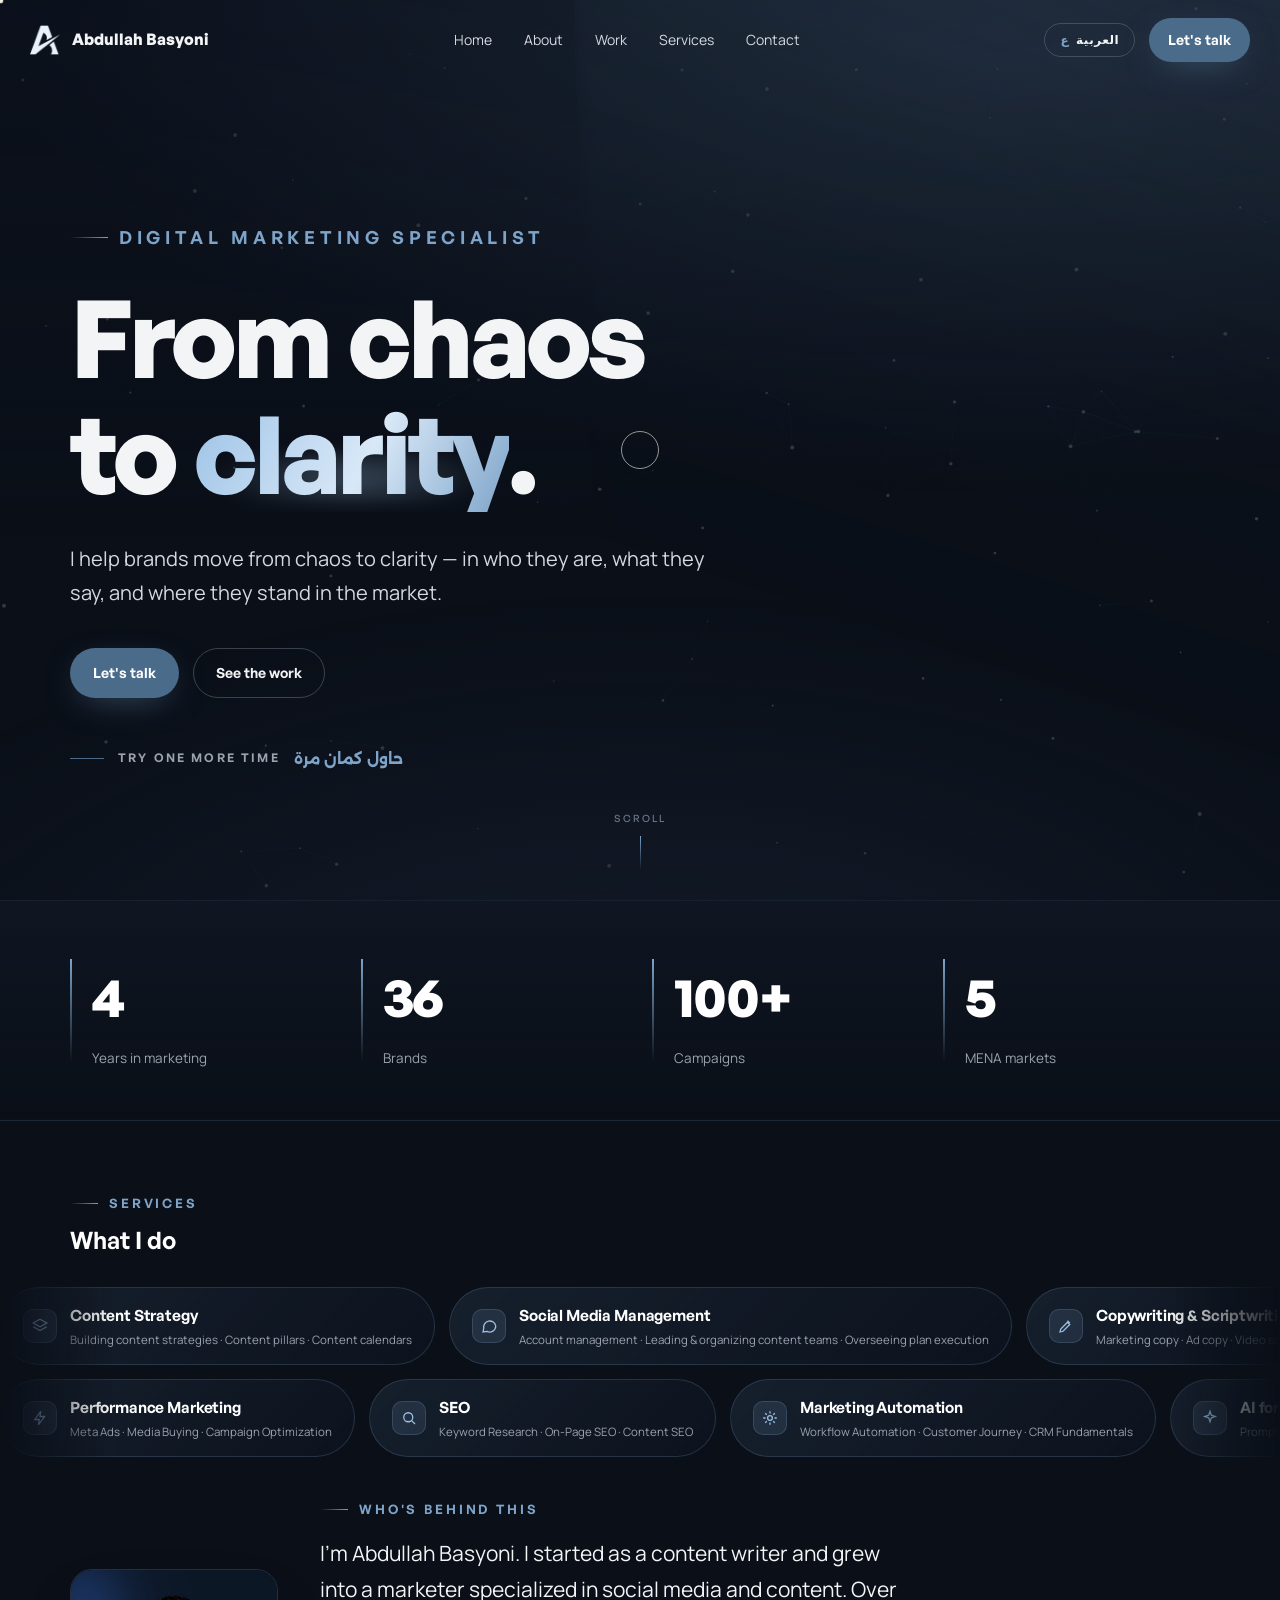
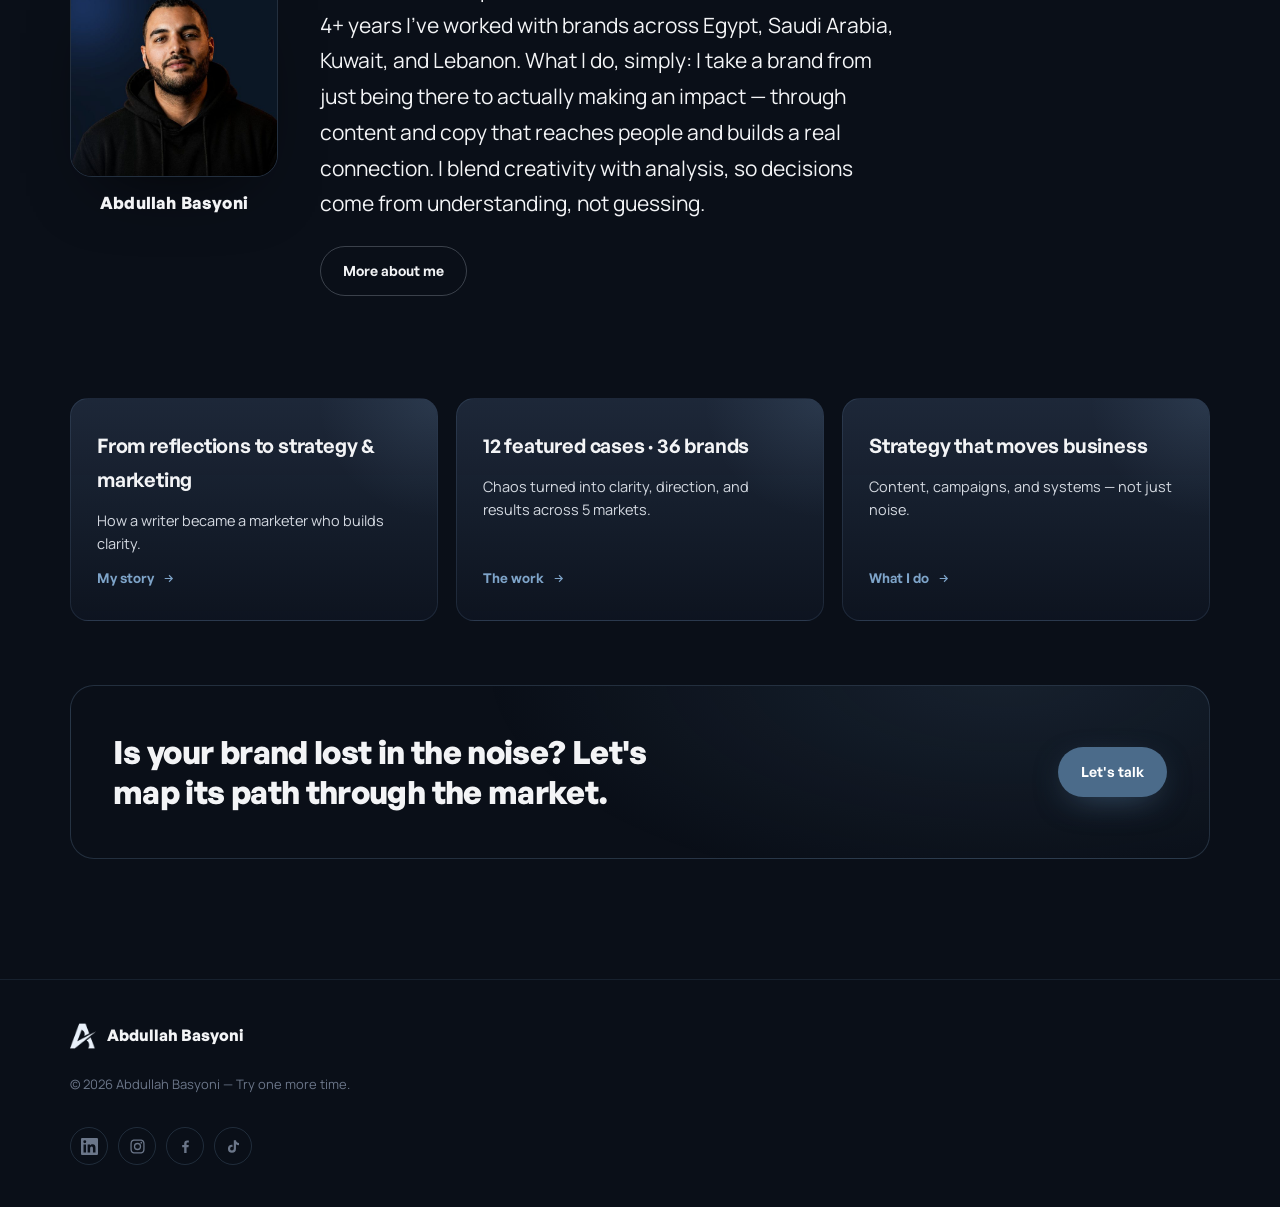
<file: index.html>
<!DOCTYPE html>
<html lang="en" dir="ltr">
<head>
<meta charset="UTF-8" />
<meta name="viewport" content="width=device-width, initial-scale=1.0" />
<title>Abdullah Basyoni — From chaos to clarity</title>
<meta name="description" content="Digital Marketing Specialist. Helping brands move from chaos to clarity — in who they are, what they say, and where they stand in the market." />
<meta name="theme-color" content="#0a0f18" />
<link rel="icon" type="image/png" href="assets/favicon.png" />
<meta property="og:type" content="website" />
<meta property="og:title" content="Abdullah Basyoni — From chaos to clarity" />
<meta property="og:description" content="Digital Marketing Specialist. Helping brands move from chaos to clarity — in who they are, what they say, and where they stand in the market." />
<meta property="og:image" content="assets/logo-mark.png" />
<link rel="preload" href="assets/fonts/GeneralSans-Bold.woff2" as="font" type="font/woff2" crossorigin />
<link rel="preload" href="assets/fonts/Manrope-Regular.woff2" as="font" type="font/woff2" crossorigin />
<link rel="stylesheet" href="css/styles.css" />
</head>
<body lang="en" dir="ltr" data-page="index.html">

  <div id="pre">
    <img id="preLogo" class="pl-logo" src="assets/logo-light.png" alt="" />
    <div class="pl-bar"><i id="preBar"></i></div>
    <div class="pl-tag">From chaos to clarity</div>
  </div>

  <div class="cursor-ring" id="cRing"></div>
  <div class="cursor-dot" id="cDot"></div>

  <nav id="nav">
    <a class="brand" href="index.html" aria-label="home">
      <img src="assets/logo-light.png" alt="" />
      <span id="brandName">Abdullah Basyoni</span>
    </a>
    <div class="nav-links" id="navLinks"></div>
    <div class="nav-side">
      <button class="lang-toggle" id="langBtn" aria-label="Switch language"></button>
      <a class="btn btn-primary hide-sm" id="navCta" href="contact.html">Let's talk</a>
      <button class="menu-btn" id="menuBtn" aria-label="Menu"><svg width="24" height="24" fill="none" stroke="currentColor" stroke-width="2"><path d="M3 6h18M3 12h18M3 18h18"/></svg></button>
    </div>
  </nav>
  <span id="navRole" hidden></span>

  <div class="mobile-menu" id="mobileMenu">
    <button class="close" id="closeMenu" aria-label="Close"><svg width="26" height="26" fill="none" stroke="currentColor" stroke-width="2"><path d="M6 6l14 14M20 6L6 20"/></svg></button>
    <div id="mobileLinks" style="display:flex;flex-direction:column;align-items:center;gap:26px"></div>
  </div>

  <header class="hero" id="home">
    <div class="hero-bg"></div>
    <div class="light-shaft"></div>
    <div class="wrap hero-inner">
      <span class="eyebrow" id="heroEyebrow"></span>
      <h1 id="heroH1"></h1>
      <p class="hero-sub" id="heroSub"></p>
      <div class="hero-cta">
        <a class="btn btn-primary" id="heroCta1" href="contact.html"></a>
        <a class="btn btn-ghost" id="heroCta2" href="work.html"></a>
      </div>
      <div class="slogan-mark"><span id="heroSlogan"></span><span class="ar-tag">حاول كمان مرة</span></div>
    </div>
    <div class="scrollcue"><span id="scrollCue"></span><i></i></div>
  </header>

  <div class="stats"><div class="wrap" id="statsWrap"></div></div>

  <section class="svc-marquee-sec">
    <div class="wrap-head reveal">
      <span class="eyebrow" id="smEyebrow"></span>
      <div class="sm-title" id="smTitle"></div>
    </div>
    <div class="svc-marquee" id="svcMarquee"></div>
  </section>

  <section class="home-tease">
    <div class="wrap reveal">
      <div class="tease-photo"><img src="assets/photo.jpg" alt="Abdullah Basyoni" /><div class="tease-name" id="teaseName"></div></div>
      <div class="tease-body">
        <span class="eyebrow" id="homeTeaseEyebrow"></span>
        <p id="homeTeaseBody"></p>
        <a class="btn btn-ghost" id="homeTeaseCta" href="about.html"></a>
      </div>
    </div>
  </section>

  <section class="home-sec">
    <div class="wrap">
      <div class="home-cards" id="homeCards"></div>
      <div class="home-band reveal">
        <h3 id="homeCta"></h3>
        <a class="btn btn-primary" id="homeCtaBtn" href="contact.html"></a>
      </div>
    </div>
  </section>

  <footer>
    <div class="wrap">
      <div class="foot-brand"><img src="assets/logo-light.png" alt="" /><span id="footBrand">Abdullah Basyoni</span></div>
      <div class="foot-meta" id="footMeta"></div>
    </div>
  </footer>

  <div class="modal-back" id="modalBack">
    <div class="modal">
      <button class="modal-close" id="modalClose" aria-label="Close"><svg width="18" height="18" fill="none" stroke="currentColor" stroke-width="2"><path d="M5 5l12 12M17 5L5 17"/></svg></button>
      <div id="modalBody"></div>
    </div>
  </div>

  <script src="assets/vendor/gsap.min.js"></script>
  <script src="assets/vendor/ScrollTrigger.min.js"></script>
  <script src="assets/vendor/lenis.min.js"></script>
  <script src="js/content.js"></script>
  <script src="js/main.js"></script>
</body>
</html>
</file>
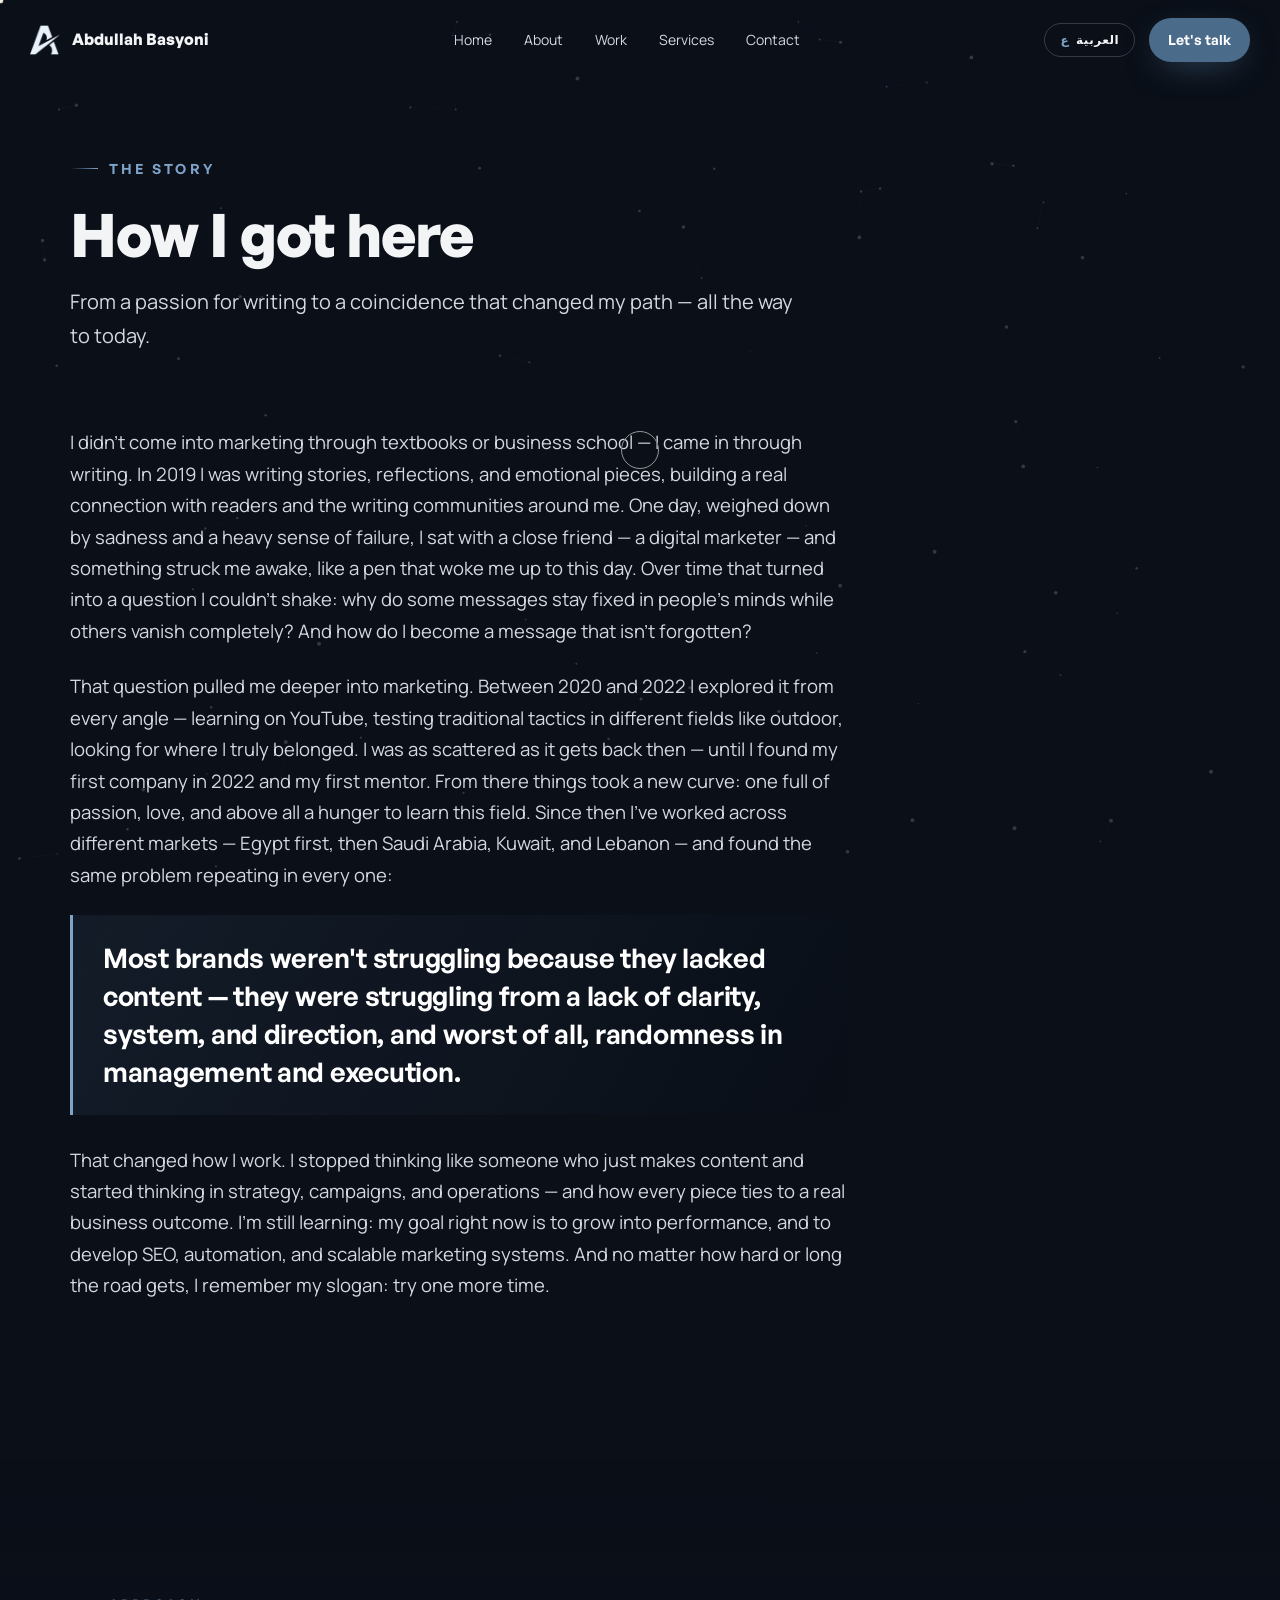
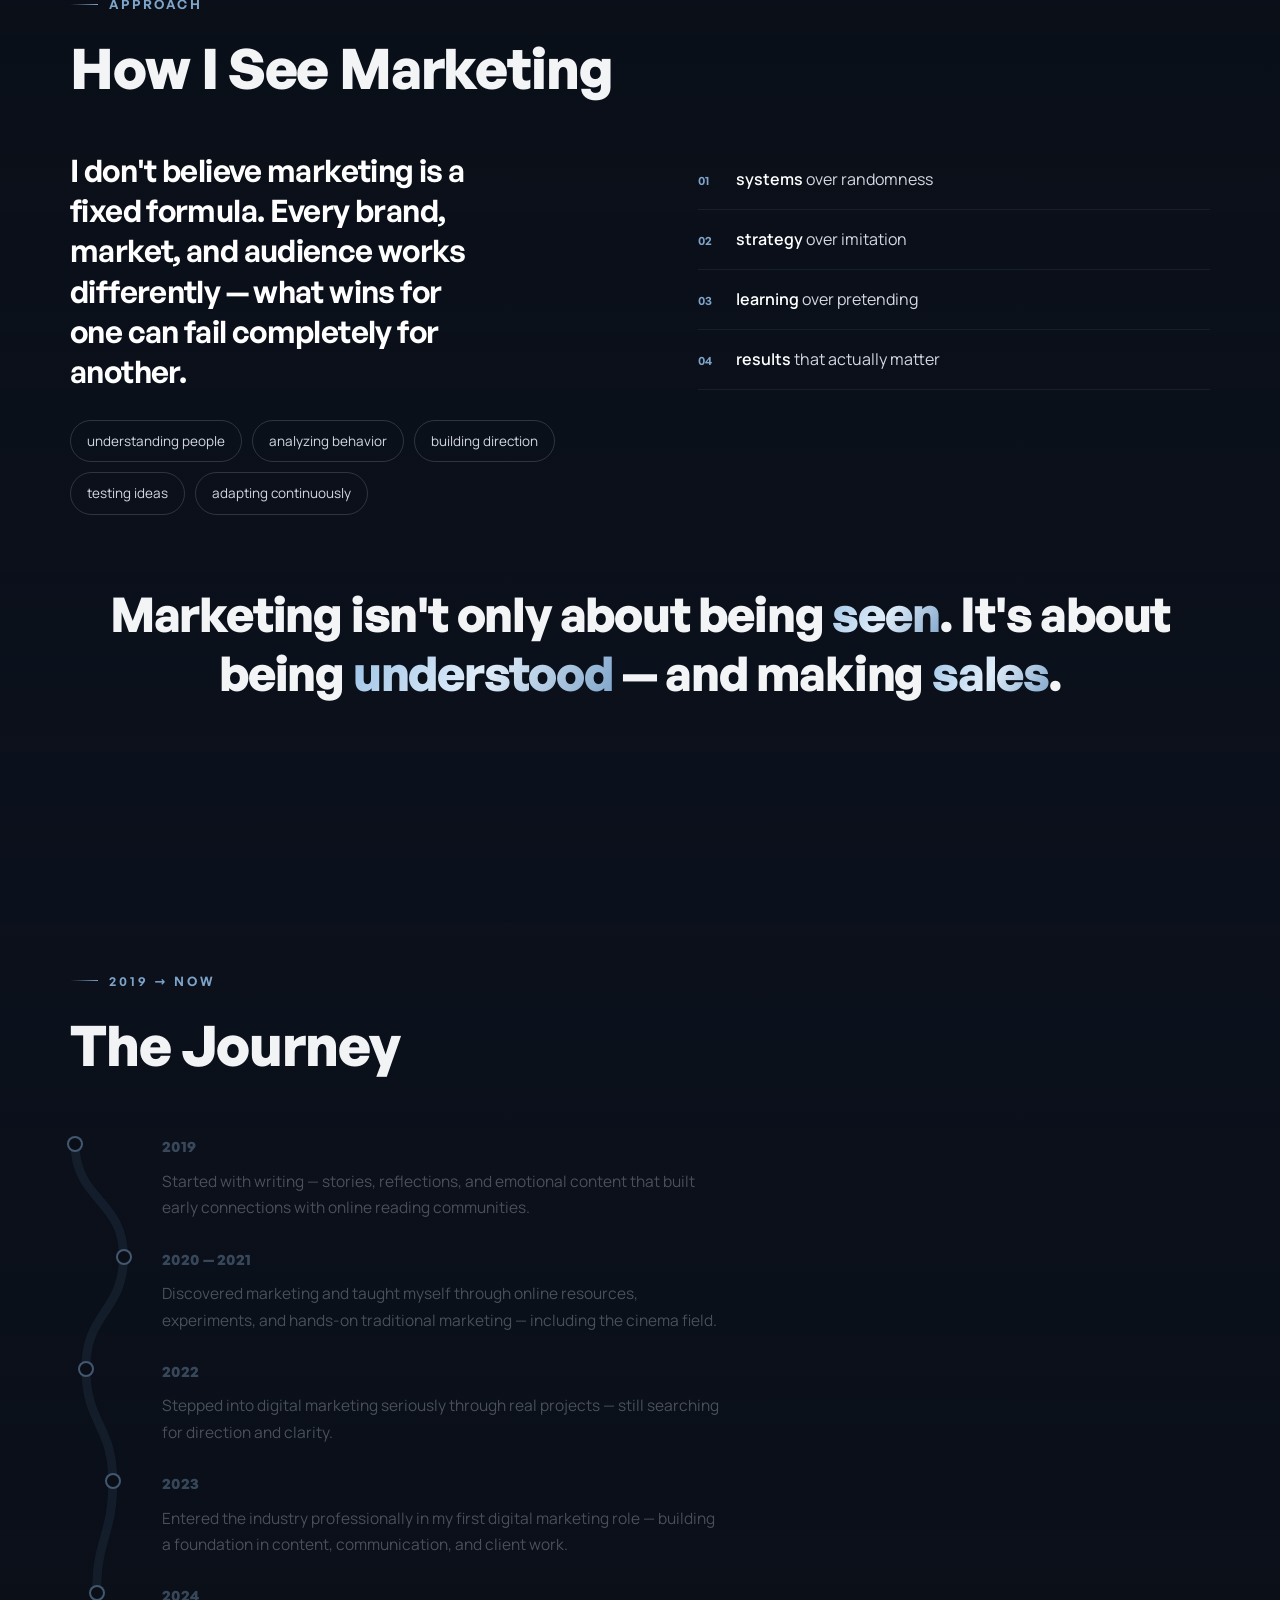
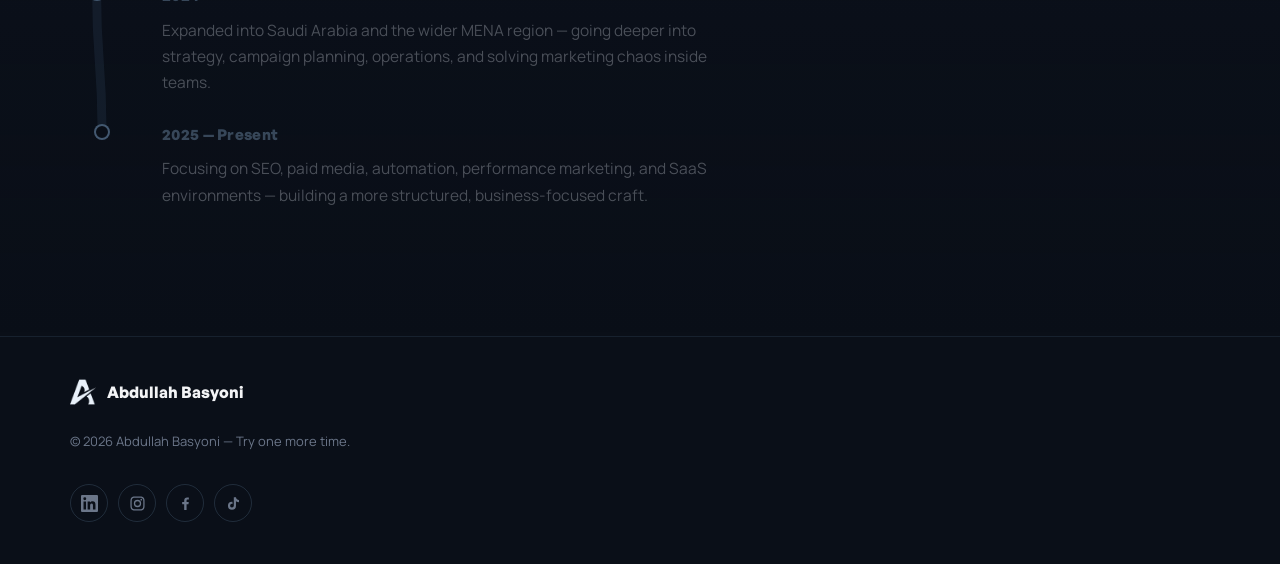
<file: about.html>
<!DOCTYPE html>
<html lang="en" dir="ltr">
<head>
<meta charset="UTF-8" />
<meta name="viewport" content="width=device-width, initial-scale=1.0" />
<title>About — Abdullah Basyoni</title>
<meta name="description" content="From writing to strategy — how Abdullah Basyoni became a marketer who turns chaos into clarity." />
<meta name="theme-color" content="#0a0f18" />
<link rel="icon" type="image/png" href="assets/favicon.png" />
<meta property="og:type" content="website" />
<meta property="og:title" content="About — Abdullah Basyoni" />
<meta property="og:description" content="From writing to strategy — how Abdullah Basyoni became a marketer who turns chaos into clarity." />
<meta property="og:image" content="assets/logo-mark.png" />
<link rel="preload" href="assets/fonts/GeneralSans-Bold.woff2" as="font" type="font/woff2" crossorigin />
<link rel="preload" href="assets/fonts/Manrope-Regular.woff2" as="font" type="font/woff2" crossorigin />
<link rel="stylesheet" href="css/styles.css" />
</head>
<body lang="en" dir="ltr" data-page="about.html">

  <div id="pre">
    <img id="preLogo" class="pl-logo" src="assets/logo-light.png" alt="" />
    <div class="pl-bar"><i id="preBar"></i></div>
    <div class="pl-tag">From chaos to clarity</div>
  </div>

  <div class="cursor-ring" id="cRing"></div>
  <div class="cursor-dot" id="cDot"></div>

  <nav id="nav">
    <a class="brand" href="index.html" aria-label="home">
      <img src="assets/logo-light.png" alt="" />
      <span id="brandName">Abdullah Basyoni</span>
    </a>
    <div class="nav-links" id="navLinks"></div>
    <div class="nav-side">
      <button class="lang-toggle" id="langBtn" aria-label="Switch language"></button>
      <a class="btn btn-primary hide-sm" id="navCta" href="contact.html">Let's talk</a>
      <button class="menu-btn" id="menuBtn" aria-label="Menu"><svg width="24" height="24" fill="none" stroke="currentColor" stroke-width="2"><path d="M3 6h18M3 12h18M3 18h18"/></svg></button>
    </div>
  </nav>
  <span id="navRole" hidden></span>

  <div class="mobile-menu" id="mobileMenu">
    <button class="close" id="closeMenu" aria-label="Close"><svg width="26" height="26" fill="none" stroke="currentColor" stroke-width="2"><path d="M6 6l14 14M20 6L6 20"/></svg></button>
    <div id="mobileLinks" style="display:flex;flex-direction:column;align-items:center;gap:26px"></div>
  </div>
  <header class="page-head">
    <div class="wrap reveal">
      <span class="eyebrow" id="pageHeadEyebrow"></span>
      <h1 class="page-title" id="pageHeadTitle"></h1>
      <p class="page-lead lead" id="pageHeadLead"></p>
    </div>
  </header>
  <section class="first">
    <div class="wrap">
      <div class="story story-grid" id="storyBody"></div>
    </div>
  </section>

  <section id="approach" class="approach">
    <div class="wrap reveal">
      <span class="eyebrow" id="approachEyebrow"></span>
      <h2 class="s-title" id="approachTitle"></h2>
      <div class="phil-cols">
        <div>
          <p class="phil-lead" id="philLead"></p>
          <div class="chiprow" id="philChips"></div>
        </div>
        <div><ul class="vlist" id="philValues"></ul></div>
      </div>
      <div class="punch"><h3 id="philPunch"></h3></div>
    </div>
  </section>

  <section id="journey" class="journey">
    <div class="wrap reveal">
      <span class="eyebrow" id="journeyEyebrow"></span>
      <h2 class="s-title" id="journeyTitle"></h2>
      <div class="jpath" id="timeline"></div>
    </div>
  </section>

  <footer>
    <div class="wrap">
      <div class="foot-brand"><img src="assets/logo-light.png" alt="" /><span id="footBrand">Abdullah Basyoni</span></div>
      <div class="foot-meta" id="footMeta"></div>
    </div>
  </footer>

  <div class="modal-back" id="modalBack">
    <div class="modal">
      <button class="modal-close" id="modalClose" aria-label="Close"><svg width="18" height="18" fill="none" stroke="currentColor" stroke-width="2"><path d="M5 5l12 12M17 5L5 17"/></svg></button>
      <div id="modalBody"></div>
    </div>
  </div>

  <script src="assets/vendor/gsap.min.js"></script>
  <script src="assets/vendor/ScrollTrigger.min.js"></script>
  <script src="assets/vendor/lenis.min.js"></script>
  <script src="js/content.js"></script>
  <script src="js/main.js"></script>
</body>
</html>
</file>
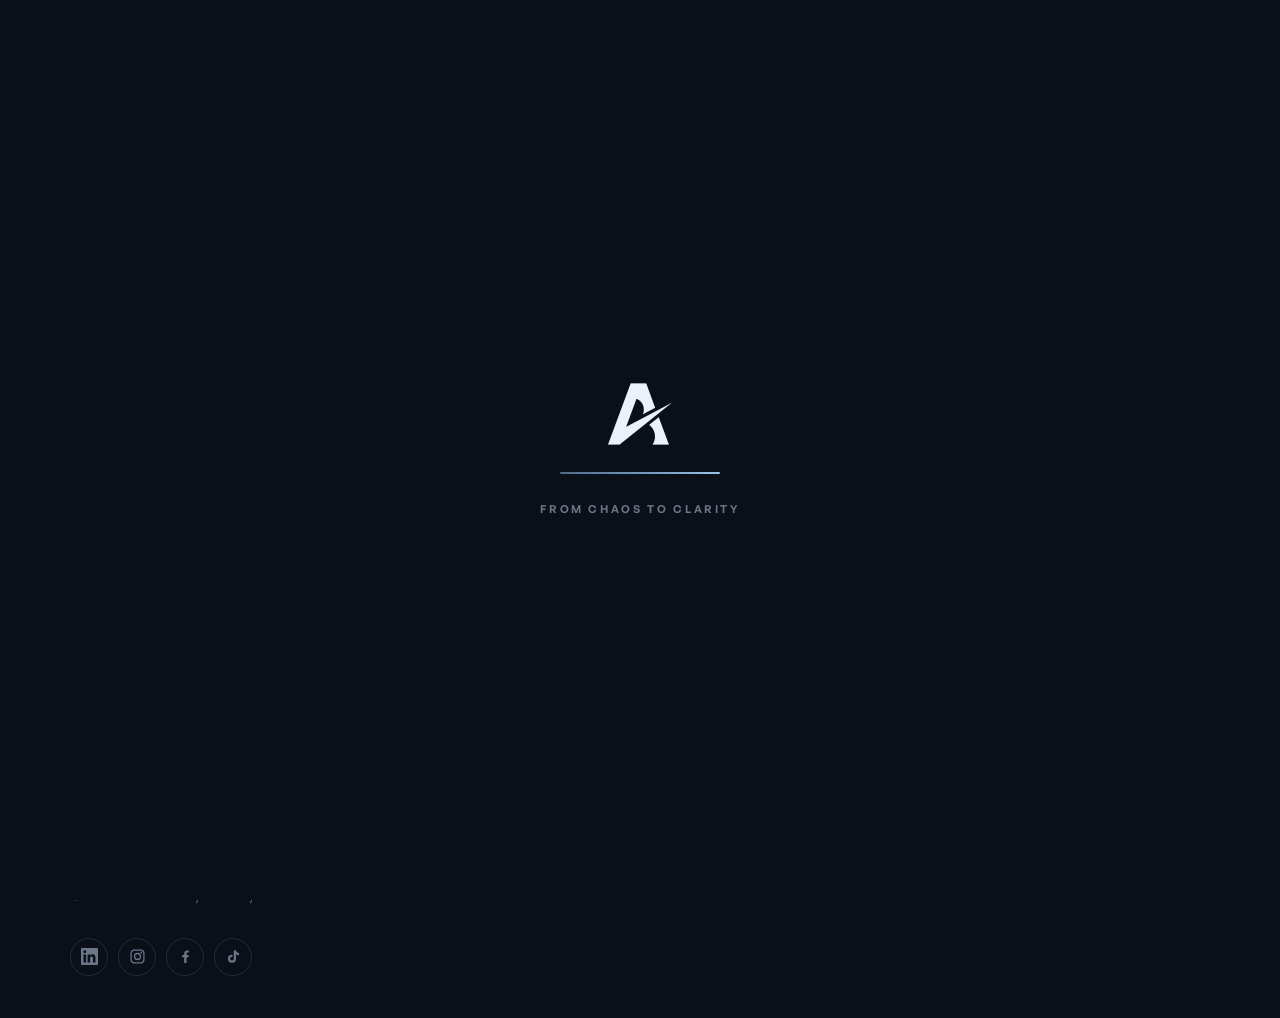
<file: contact.html>
<!DOCTYPE html>
<html lang="en" dir="ltr">
<head>
<meta charset="UTF-8" />
<meta name="viewport" content="width=device-width, initial-scale=1.0" />
<title>Contact — Abdullah Basyoni</title>
<meta name="description" content="Let's bring clarity to your brand. Email, WhatsApp, or LinkedIn." />
<meta name="theme-color" content="#0a0f18" />
<link rel="icon" type="image/png" href="assets/favicon.png" />
<meta property="og:type" content="website" />
<meta property="og:title" content="Contact — Abdullah Basyoni" />
<meta property="og:description" content="Let's bring clarity to your brand. Email, WhatsApp, or LinkedIn." />
<meta property="og:image" content="assets/logo-mark.png" />
<link rel="preload" href="assets/fonts/GeneralSans-Bold.woff2" as="font" type="font/woff2" crossorigin />
<link rel="preload" href="assets/fonts/Manrope-Regular.woff2" as="font" type="font/woff2" crossorigin />
<link rel="stylesheet" href="css/styles.css" />
</head>
<body lang="en" dir="ltr" data-page="contact.html">

  <div id="pre">
    <img id="preLogo" class="pl-logo" src="assets/logo-light.png" alt="" />
    <div class="pl-bar"><i id="preBar"></i></div>
    <div class="pl-tag">From chaos to clarity</div>
  </div>

  <div class="cursor-ring" id="cRing"></div>
  <div class="cursor-dot" id="cDot"></div>

  <nav id="nav">
    <a class="brand" href="index.html" aria-label="home">
      <img src="assets/logo-light.png" alt="" />
      <span id="brandName">Abdullah Basyoni</span>
    </a>
    <div class="nav-links" id="navLinks"></div>
    <div class="nav-side">
      <button class="lang-toggle" id="langBtn" aria-label="Switch language"></button>
      <a class="btn btn-primary hide-sm" id="navCta" href="contact.html">Let's talk</a>
      <button class="menu-btn" id="menuBtn" aria-label="Menu"><svg width="24" height="24" fill="none" stroke="currentColor" stroke-width="2"><path d="M3 6h18M3 12h18M3 18h18"/></svg></button>
    </div>
  </nav>
  <span id="navRole" hidden></span>

  <div class="mobile-menu" id="mobileMenu">
    <button class="close" id="closeMenu" aria-label="Close"><svg width="26" height="26" fill="none" stroke="currentColor" stroke-width="2"><path d="M6 6l14 14M20 6L6 20"/></svg></button>
    <div id="mobileLinks" style="display:flex;flex-direction:column;align-items:center;gap:26px"></div>
  </div>

  <section id="contact" class="contact" style="min-height:78vh;display:flex;align-items:center;padding-top:140px">
    <div class="wrap" style="width:100%">
      <span class="eyebrow" id="contactEyebrow" style="justify-content:center"></span>
      <h2 id="contactH"></h2>
      <p class="lead" id="contactSub"></p>
      <div class="contact-row" id="contactRow"></div>
      <div class="end-slogan"><b>Try one more time</b> &nbsp;·&nbsp; <span class="ar">حاول كمان مرة</span></div>
    </div>
  </section>

  <footer>
    <div class="wrap">
      <div class="foot-brand"><img src="assets/logo-light.png" alt="" /><span id="footBrand">Abdullah Basyoni</span></div>
      <div class="foot-meta" id="footMeta"></div>
    </div>
  </footer>

  <div class="modal-back" id="modalBack">
    <div class="modal">
      <button class="modal-close" id="modalClose" aria-label="Close"><svg width="18" height="18" fill="none" stroke="currentColor" stroke-width="2"><path d="M5 5l12 12M17 5L5 17"/></svg></button>
      <div id="modalBody"></div>
    </div>
  </div>

  <script src="assets/vendor/gsap.min.js"></script>
  <script src="assets/vendor/ScrollTrigger.min.js"></script>
  <script src="assets/vendor/lenis.min.js"></script>
  <script src="js/content.js"></script>
  <script src="js/main.js"></script>
</body>
</html>
</file>
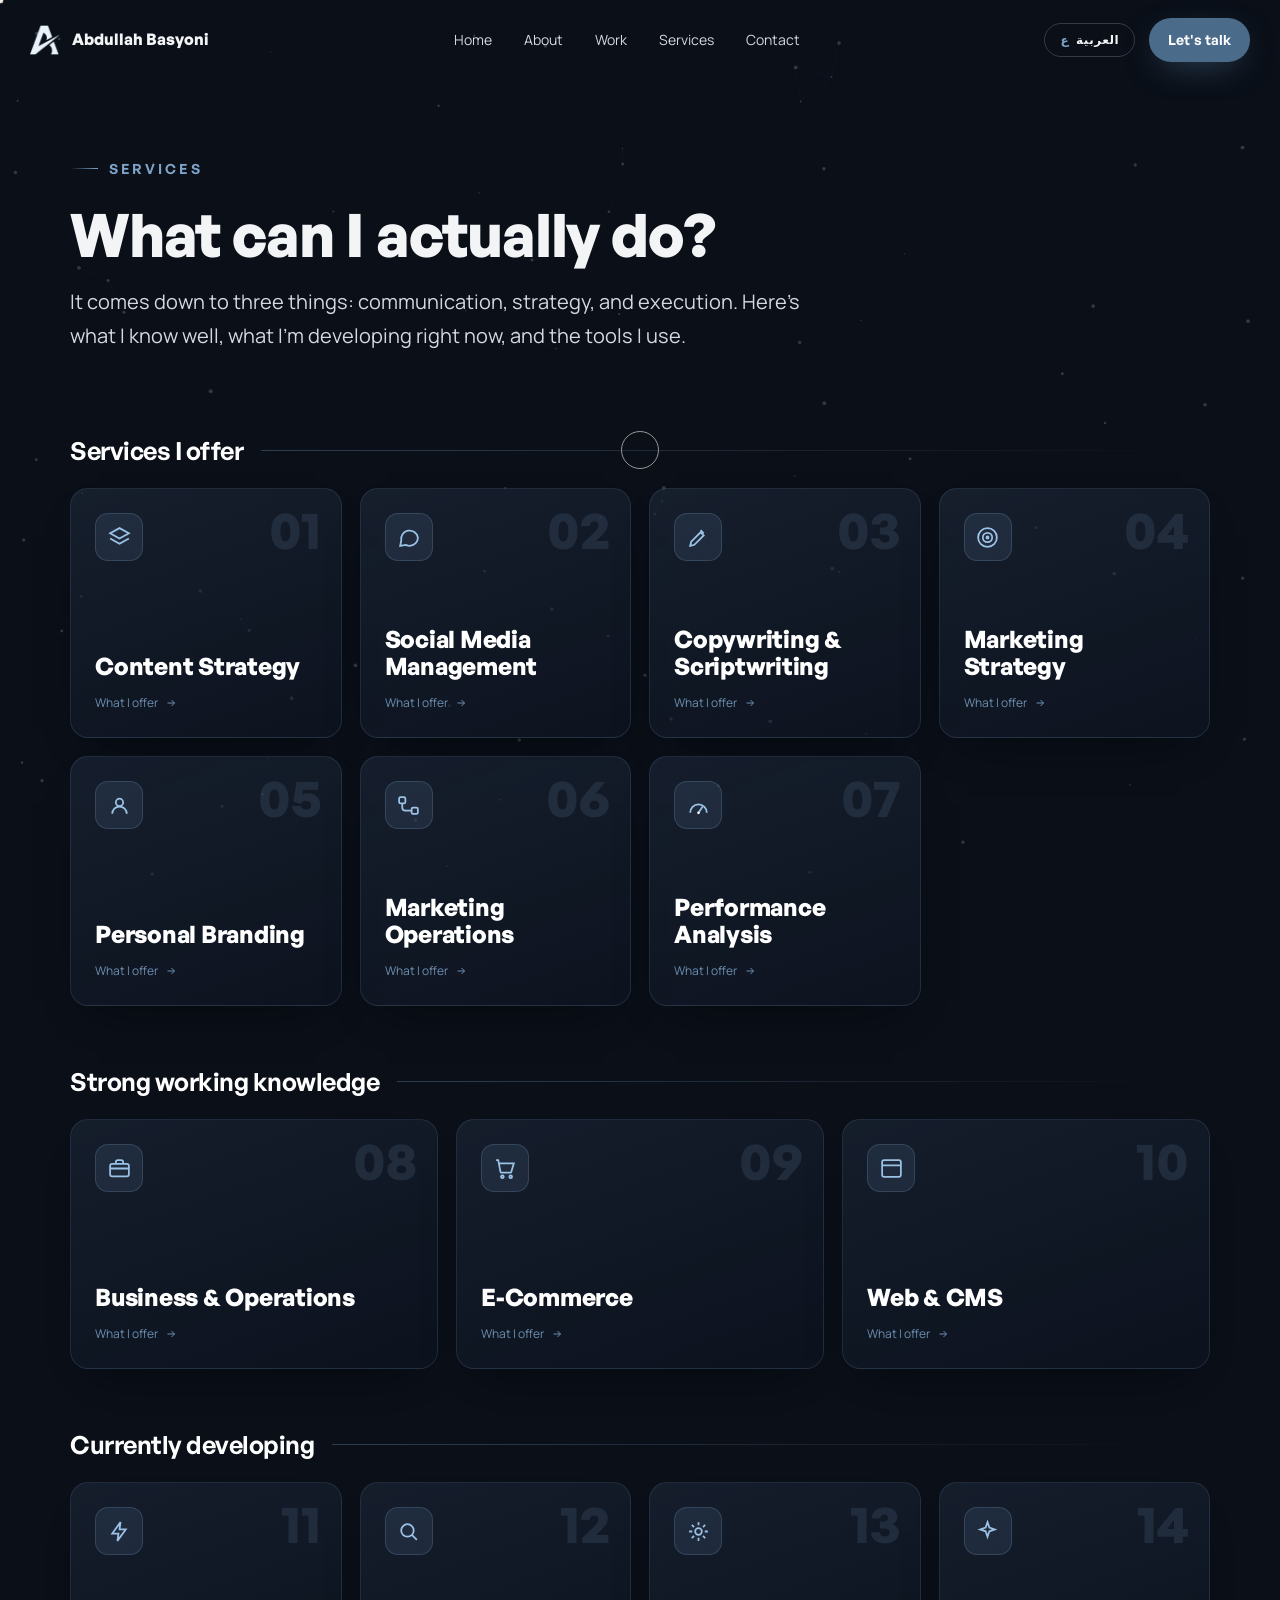
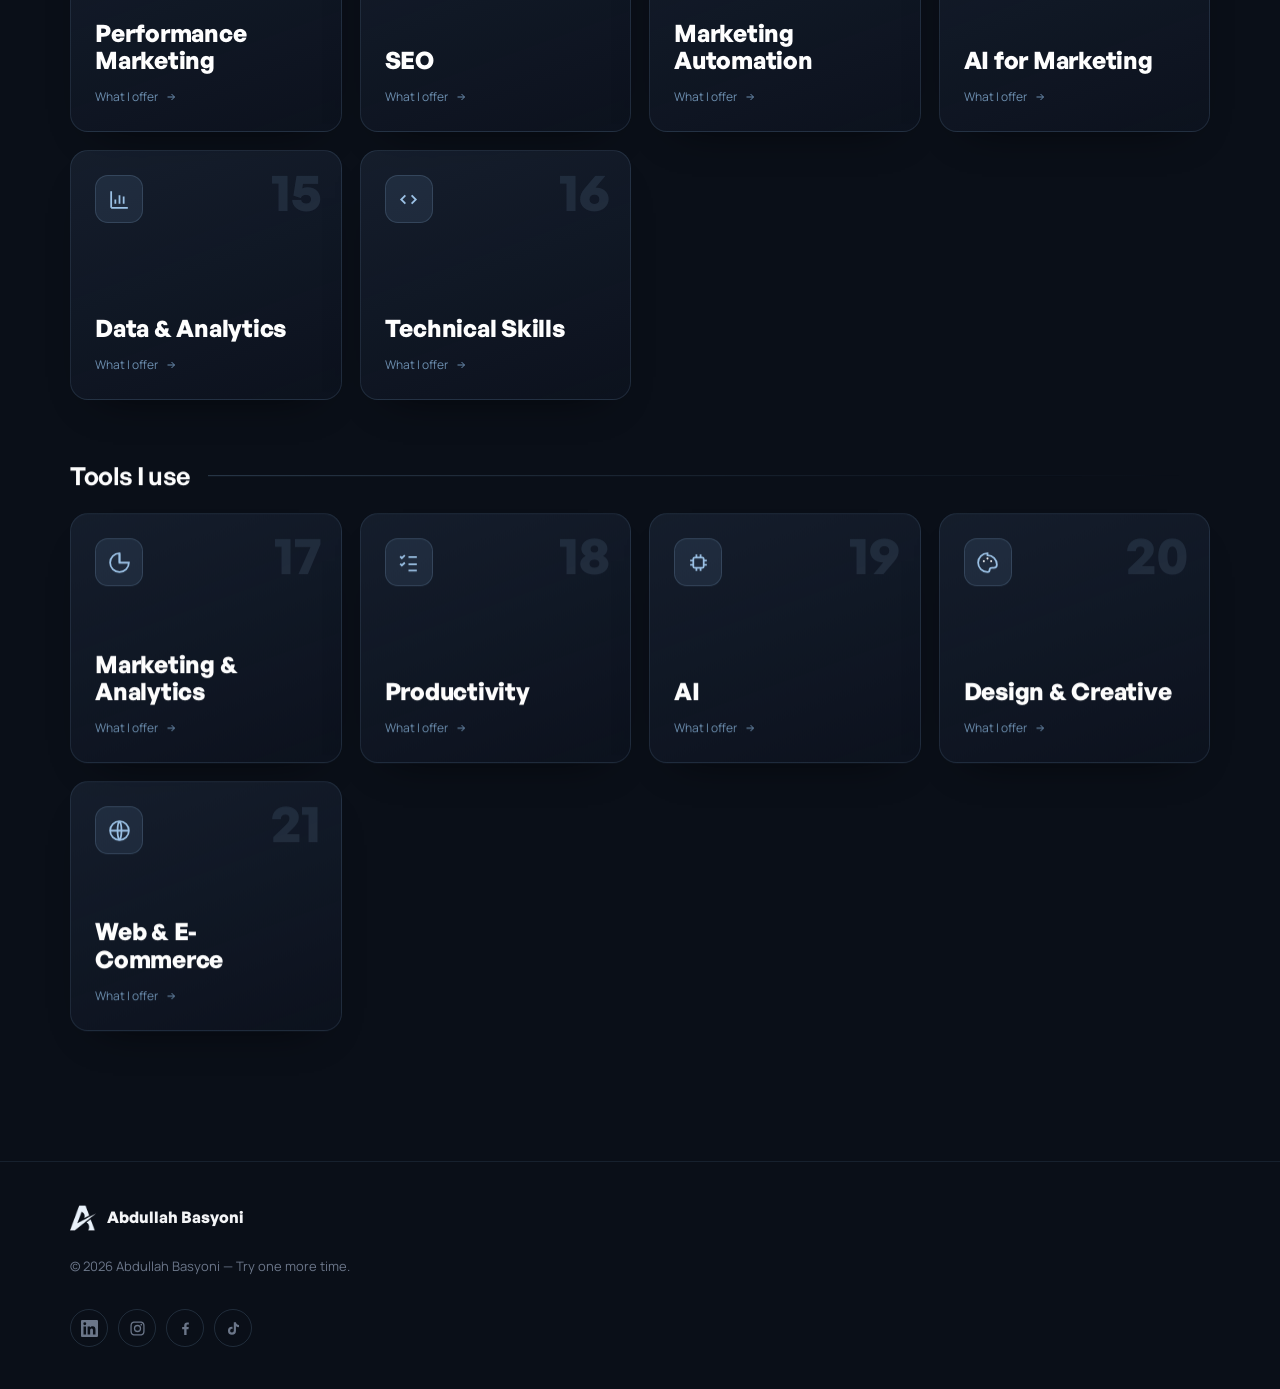
<file: services.html>
<!DOCTYPE html>
<html lang="en" dir="ltr">
<head>
<meta charset="UTF-8" />
<meta name="viewport" content="width=device-width, initial-scale=1.0" />
<title>Services — Abdullah Basyoni</title>
<meta name="description" content="What I offer, what I know well, what I'm developing, and the tools I use across content, strategy, and execution." />
<meta name="theme-color" content="#0a0f18" />
<link rel="icon" type="image/png" href="assets/favicon.png" />
<meta property="og:type" content="website" />
<meta property="og:title" content="Services — Abdullah Basyoni" />
<meta property="og:description" content="What I offer, what I know well, what I'm developing, and the tools I use across content, strategy, and execution." />
<meta property="og:image" content="assets/logo-mark.png" />
<link rel="preload" href="assets/fonts/GeneralSans-Bold.woff2" as="font" type="font/woff2" crossorigin />
<link rel="preload" href="assets/fonts/Manrope-Regular.woff2" as="font" type="font/woff2" crossorigin />
<link rel="stylesheet" href="css/styles.css" />
</head>
<body lang="en" dir="ltr" data-page="services.html">

  <div id="pre">
    <img id="preLogo" class="pl-logo" src="assets/logo-light.png" alt="" />
    <div class="pl-bar"><i id="preBar"></i></div>
    <div class="pl-tag">From chaos to clarity</div>
  </div>

  <div class="cursor-ring" id="cRing"></div>
  <div class="cursor-dot" id="cDot"></div>

  <nav id="nav">
    <a class="brand" href="index.html" aria-label="home">
      <img src="assets/logo-light.png" alt="" />
      <span id="brandName">Abdullah Basyoni</span>
    </a>
    <div class="nav-links" id="navLinks"></div>
    <div class="nav-side">
      <button class="lang-toggle" id="langBtn" aria-label="Switch language"></button>
      <a class="btn btn-primary hide-sm" id="navCta" href="contact.html">Let's talk</a>
      <button class="menu-btn" id="menuBtn" aria-label="Menu"><svg width="24" height="24" fill="none" stroke="currentColor" stroke-width="2"><path d="M3 6h18M3 12h18M3 18h18"/></svg></button>
    </div>
  </nav>
  <span id="navRole" hidden></span>

  <div class="mobile-menu" id="mobileMenu">
    <button class="close" id="closeMenu" aria-label="Close"><svg width="26" height="26" fill="none" stroke="currentColor" stroke-width="2"><path d="M6 6l14 14M20 6L6 20"/></svg></button>
    <div id="mobileLinks" style="display:flex;flex-direction:column;align-items:center;gap:26px"></div>
  </div>
  <header class="page-head">
    <div class="wrap reveal">
      <span class="eyebrow" id="pageHeadEyebrow"></span>
      <h1 class="page-title" id="pageHeadTitle"></h1>
      <p class="page-lead lead" id="pageHeadLead"></p>
    </div>
  </header>
  <section class="first">
    <div class="wrap">
      <div id="servicesWrap"></div>
    </div>
  </section>

  <footer>
    <div class="wrap">
      <div class="foot-brand"><img src="assets/logo-light.png" alt="" /><span id="footBrand">Abdullah Basyoni</span></div>
      <div class="foot-meta" id="footMeta"></div>
    </div>
  </footer>

  <div class="modal-back" id="modalBack">
    <div class="modal">
      <button class="modal-close" id="modalClose" aria-label="Close"><svg width="18" height="18" fill="none" stroke="currentColor" stroke-width="2"><path d="M5 5l12 12M17 5L5 17"/></svg></button>
      <div id="modalBody"></div>
    </div>
  </div>

  <script src="assets/vendor/gsap.min.js"></script>
  <script src="assets/vendor/ScrollTrigger.min.js"></script>
  <script src="assets/vendor/lenis.min.js"></script>
  <script src="js/content.js"></script>
  <script src="js/main.js"></script>
</body>
</html>
</file>
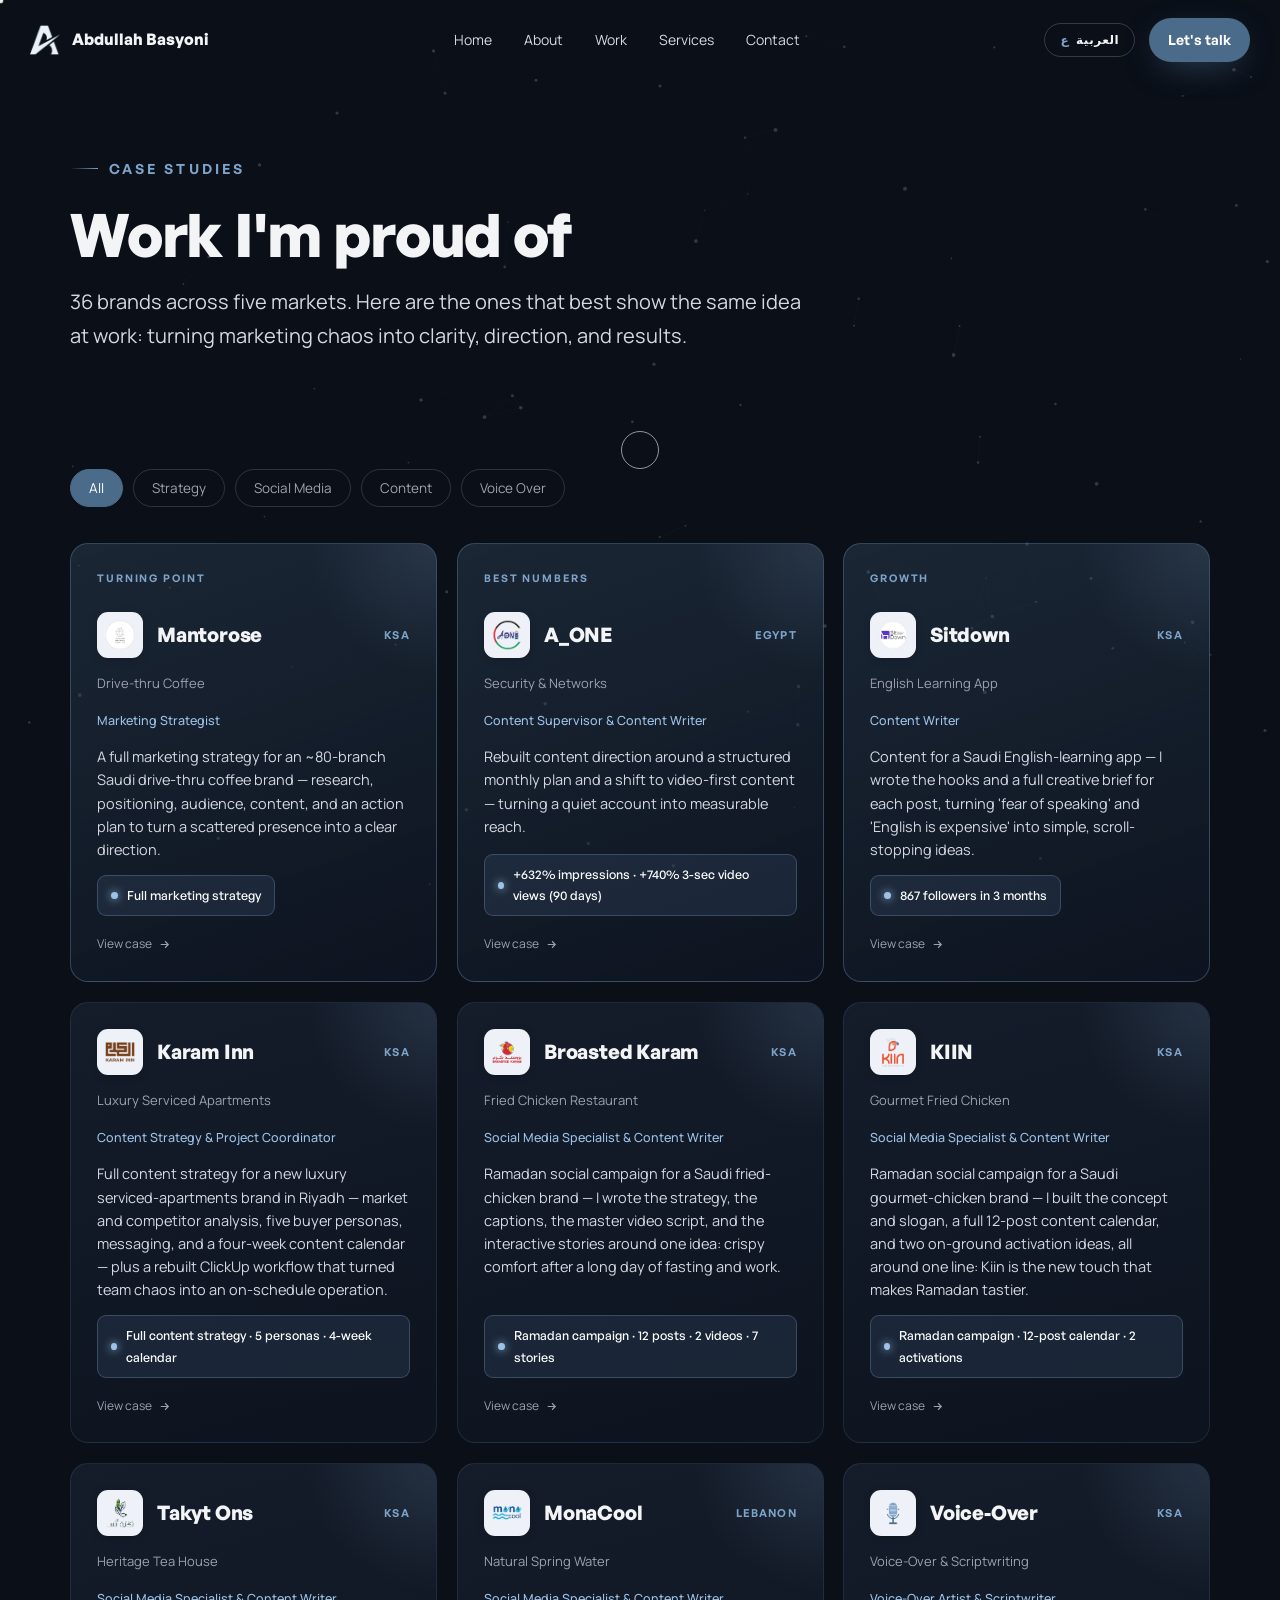
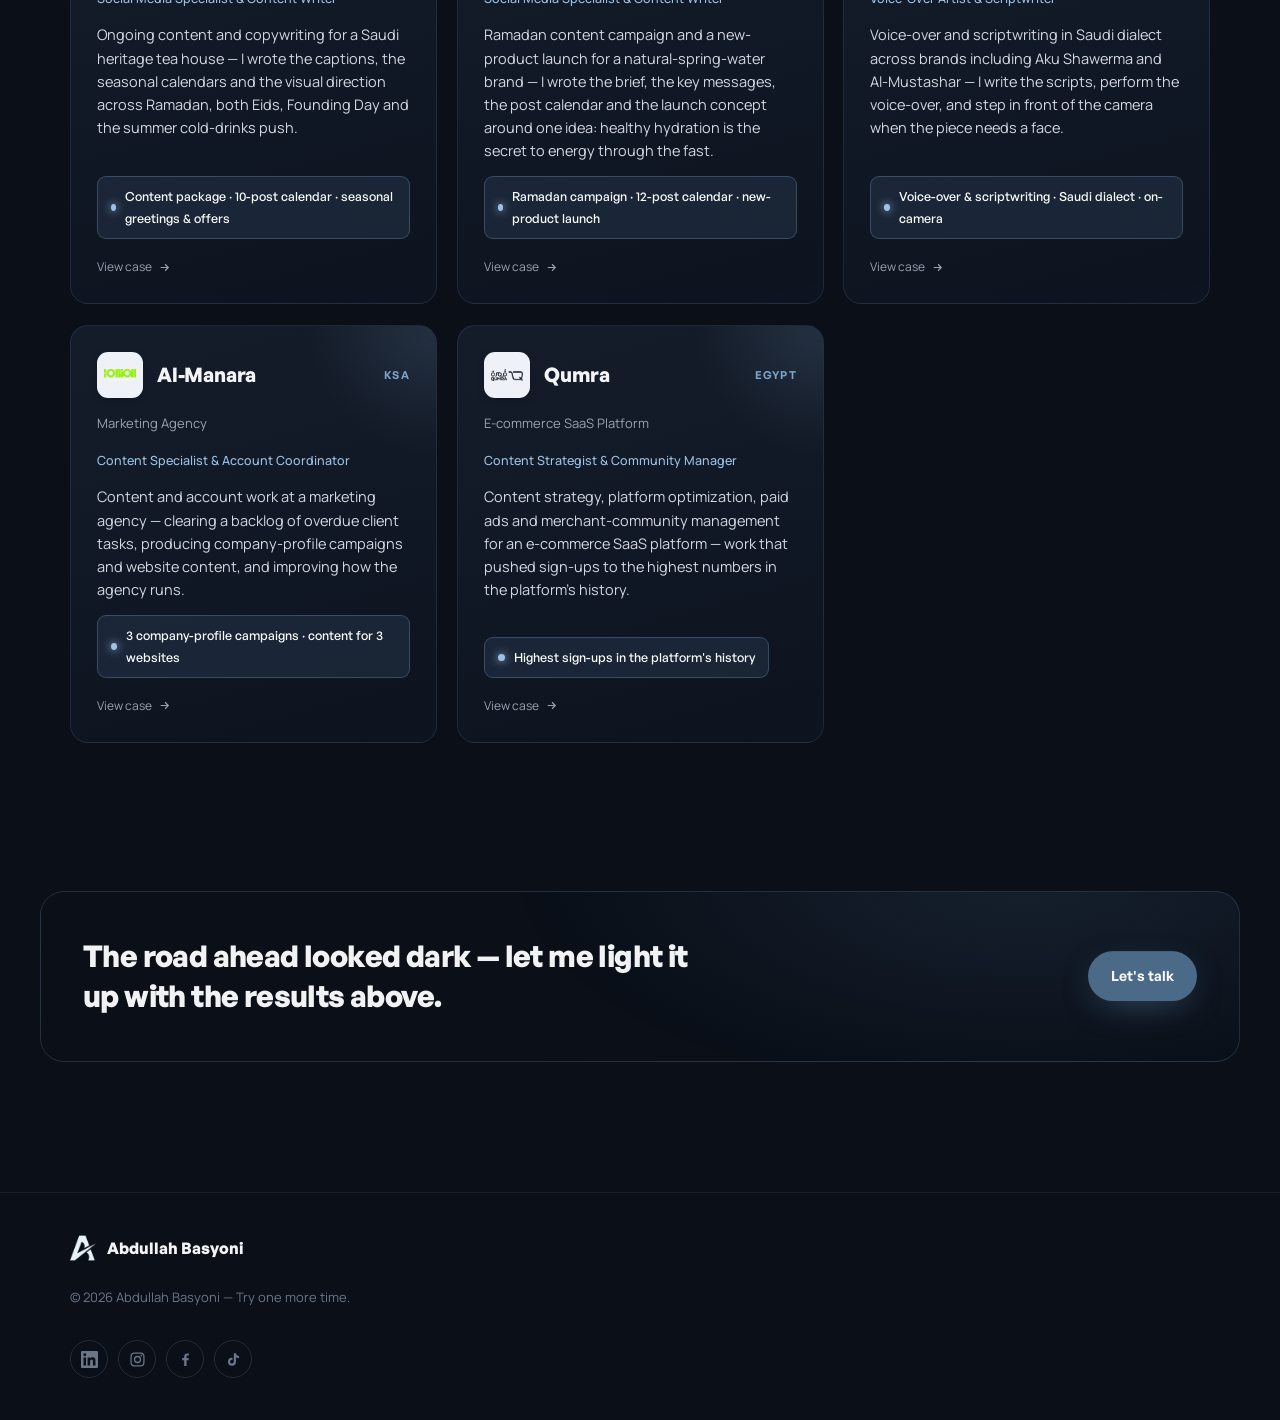
<file: work.html>
<!DOCTYPE html>
<html lang="en" dir="ltr">
<head>
<meta charset="UTF-8" />
<meta name="viewport" content="width=device-width, initial-scale=1.0" />
<title>Work — Abdullah Basyoni</title>
<meta name="description" content="Selected work: 36 brands across 5 markets — turning marketing chaos into clarity, direction, and results." />
<meta name="theme-color" content="#0a0f18" />
<link rel="icon" type="image/png" href="assets/favicon.png" />
<meta property="og:type" content="website" />
<meta property="og:title" content="Work — Abdullah Basyoni" />
<meta property="og:description" content="Selected work: 36 brands across 5 markets — turning marketing chaos into clarity, direction, and results." />
<meta property="og:image" content="assets/logo-mark.png" />
<link rel="preload" href="assets/fonts/GeneralSans-Bold.woff2" as="font" type="font/woff2" crossorigin />
<link rel="preload" href="assets/fonts/Manrope-Regular.woff2" as="font" type="font/woff2" crossorigin />
<link rel="stylesheet" href="css/styles.css" />
</head>
<body lang="en" dir="ltr" data-page="work.html">

  <div id="pre">
    <img id="preLogo" class="pl-logo" src="assets/logo-light.png" alt="" />
    <div class="pl-bar"><i id="preBar"></i></div>
    <div class="pl-tag">From chaos to clarity</div>
  </div>

  <div class="cursor-ring" id="cRing"></div>
  <div class="cursor-dot" id="cDot"></div>

  <nav id="nav">
    <a class="brand" href="index.html" aria-label="home">
      <img src="assets/logo-light.png" alt="" />
      <span id="brandName">Abdullah Basyoni</span>
    </a>
    <div class="nav-links" id="navLinks"></div>
    <div class="nav-side">
      <button class="lang-toggle" id="langBtn" aria-label="Switch language"></button>
      <a class="btn btn-primary hide-sm" id="navCta" href="contact.html">Let's talk</a>
      <button class="menu-btn" id="menuBtn" aria-label="Menu"><svg width="24" height="24" fill="none" stroke="currentColor" stroke-width="2"><path d="M3 6h18M3 12h18M3 18h18"/></svg></button>
    </div>
  </nav>
  <span id="navRole" hidden></span>

  <div class="mobile-menu" id="mobileMenu">
    <button class="close" id="closeMenu" aria-label="Close"><svg width="26" height="26" fill="none" stroke="currentColor" stroke-width="2"><path d="M6 6l14 14M20 6L6 20"/></svg></button>
    <div id="mobileLinks" style="display:flex;flex-direction:column;align-items:center;gap:26px"></div>
  </div>
  <header class="page-head">
    <div class="wrap reveal">
      <span class="eyebrow" id="pageHeadEyebrow"></span>
      <h1 class="page-title" id="pageHeadTitle"></h1>
      <p class="page-lead lead" id="pageHeadLead"></p>
    </div>
  </header>
  <section id="work" class="first">
    <div class="wrap">
      <div class="filters" id="filters"></div>
      <div class="work-grid" id="workGrid"></div>
    </div>
  </section>

  <section class="work-close">
    <div class="wrap reveal">
      <h3 id="workClose"></h3>
      <a class="btn btn-primary" href="contact.html" id="workCloseCta"></a>
    </div>
  </section>

  <footer>
    <div class="wrap">
      <div class="foot-brand"><img src="assets/logo-light.png" alt="" /><span id="footBrand">Abdullah Basyoni</span></div>
      <div class="foot-meta" id="footMeta"></div>
    </div>
  </footer>

  <div class="modal-back" id="modalBack">
    <div class="modal">
      <button class="modal-close" id="modalClose" aria-label="Close"><svg width="18" height="18" fill="none" stroke="currentColor" stroke-width="2"><path d="M5 5l12 12M17 5L5 17"/></svg></button>
      <div id="modalBody"></div>
    </div>
  </div>

  <script src="assets/vendor/gsap.min.js"></script>
  <script src="assets/vendor/ScrollTrigger.min.js"></script>
  <script src="assets/vendor/lenis.min.js"></script>
  <script src="js/content.js"></script>
  <script src="js/main.js"></script>
</body>
</html>
</file>
<file: css/styles.css>
/* ============================================================================
   التصميم | styles.css
   (لو عايز تغيّر الألوان: عدّل المتغيرات في :root تحت مباشرة)
   ============================================================================ */

/* ---------- الفونتات الخاصة بك ---------- */
@font-face{font-family:'General Sans';src:url('../assets/fonts/GeneralSans-Medium.woff2') format('woff2');font-weight:500;font-display:swap}
@font-face{font-family:'General Sans';src:url('../assets/fonts/GeneralSans-Semibold.woff2') format('woff2');font-weight:600;font-display:swap}
@font-face{font-family:'General Sans';src:url('../assets/fonts/GeneralSans-Bold.woff2') format('woff2');font-weight:700;font-display:swap}
@font-face{font-family:'Manrope';src:url('../assets/fonts/Manrope-Regular.woff2') format('woff2');font-weight:400;font-display:swap}
@font-face{font-family:'Manrope';src:url('../assets/fonts/Manrope-Medium.woff2') format('woff2');font-weight:500;font-display:swap}
@font-face{font-family:'Manrope';src:url('../assets/fonts/Manrope-SemiBold.woff2') format('woff2');font-weight:600;font-display:swap}
@font-face{font-family:'Alexandria';src:url('../assets/fonts/Alexandria-SemiBold.woff2') format('woff2');font-weight:600;font-display:swap}
@font-face{font-family:'Alexandria';src:url('../assets/fonts/Alexandria-Bold.woff2') format('woff2');font-weight:700;font-display:swap}
@font-face{font-family:'Alexandria';src:url('../assets/fonts/Alexandria-ExtraBold.woff2') format('woff2');font-weight:800;font-display:swap}
@font-face{font-family:'IBM Plex Sans Arabic';src:url('../assets/fonts/IBMPlexSansArabic-Regular.woff2') format('woff2');font-weight:400;font-display:swap}
@font-face{font-family:'IBM Plex Sans Arabic';src:url('../assets/fonts/IBMPlexSansArabic-Medium.woff2') format('woff2');font-weight:500;font-display:swap}
@font-face{font-family:'IBM Plex Sans Arabic';src:url('../assets/fonts/IBMPlexSansArabic-SemiBold.woff2') format('woff2');font-weight:600;font-display:swap}

:root{
  /* الألوان (هوية البراند) */
  --ink-900:#0a0f18; --ink-850:#0d1320; --ink-800:#111827; --ink-700:#1e293b; --ink-600:#26344a;
  --mist:#9ca3af; --mist-dim:#6b7689; --paper:#f3f4f6; --paper-dim:#d4d9e1;
  --blue:#4b6b8a; --blue-lit:#7ea4c9; --blue-glow:#9cc2e6;
  /* الفونتات */
  --f-disp:'General Sans',system-ui,sans-serif;
  --f-body:'Manrope',system-ui,sans-serif;
  --f-disp-ar:'Alexandria',system-ui,sans-serif;
  --f-body-ar:'IBM Plex Sans Arabic',system-ui,sans-serif;
  --maxw:1200px; --ease:cubic-bezier(.22,.61,.36,1);
}
*{box-sizing:border-box;margin:0;padding:0}
html{overflow-x:hidden}
html.lenis,html.lenis body{height:auto}
.lenis.lenis-smooth{scroll-behavior:auto!important}
body{background:var(--ink-900);color:var(--paper);font-family:var(--f-body);font-weight:400;line-height:1.7;-webkit-font-smoothing:antialiased;overflow-x:hidden}
body[lang="ar"]{font-family:var(--f-body-ar);line-height:1.9}
h1,h2,h3,.disp{font-family:var(--f-disp);font-weight:700;line-height:1.08;letter-spacing:-.02em}
body[lang="ar"] h1,body[lang="ar"] h2,body[lang="ar"] h3,body[lang="ar"] .disp{font-family:var(--f-disp-ar);letter-spacing:0;line-height:1.25}
a{color:inherit;text-decoration:none}
img{display:block;max-width:100%}
::selection{background:var(--blue);color:#fff}
.wrap{max-width:var(--maxw);margin:0 auto;padding:0 30px}

/* اللِيبلز الصغيرة (eyebrow) */
.eyebrow{font-family:var(--f-disp);font-weight:600;font-size:12px;letter-spacing:.22em;text-transform:uppercase;color:var(--blue-lit);display:inline-flex;align-items:center;gap:11px;margin-bottom:22px}
body[lang="ar"] .eyebrow{font-family:var(--f-body-ar);font-weight:600;letter-spacing:.06em;text-transform:none}
.eyebrow::before{content:"";width:28px;height:1px;background:linear-gradient(90deg,transparent,var(--blue-lit))}
[dir="rtl"] .eyebrow::before{background:linear-gradient(270deg,transparent,var(--blue-lit))}
section{position:relative;padding:130px 0}
.s-title{font-size:clamp(32px,5vw,56px);margin-bottom:20px}
.lead{font-size:clamp(17px,2vw,20px);color:var(--paper-dim);max-width:64ch;font-weight:400}

/* ---------- PRELOADER ---------- */
#pre{position:fixed;inset:0;z-index:200;background:var(--ink-900);display:flex;align-items:center;justify-content:center;flex-direction:column;gap:26px}
#pre.done{opacity:0;pointer-events:none;transition:opacity .6s var(--ease)}
#pre .pl-logo{width:64px;opacity:0;transform:translateY(10px)}
#pre .pl-bar{width:160px;height:2px;background:rgba(156,163,175,.2);border-radius:9px;overflow:hidden}
#pre .pl-bar i{display:block;height:100%;width:0;background:linear-gradient(90deg,var(--blue),var(--blue-glow))}
#pre .pl-tag{font-family:var(--f-disp);font-weight:600;font-size:11px;letter-spacing:.24em;text-transform:uppercase;color:var(--mist-dim)}

/* ---------- CUSTOM CURSOR ---------- */
.cursor-dot,.cursor-ring{position:fixed;top:0;left:0;z-index:150;pointer-events:none;border-radius:50%;mix-blend-mode:difference;will-change:transform}
.cursor-dot{width:7px;height:7px;background:#fff;transform:translate(-50%,-50%)}
.cursor-ring{width:38px;height:38px;border:1px solid rgba(255,255,255,.6);transform:translate(-50%,-50%);transition:width .25s var(--ease),height .25s var(--ease),background .25s,border-color .25s}
.cursor-ring.hover{width:62px;height:62px;background:rgba(255,255,255,.08);border-color:transparent}
@media(hover:none){.cursor-dot,.cursor-ring{display:none}}

/* ---------- NAV ---------- */
nav{position:fixed;top:0;left:0;right:0;z-index:90;display:flex;align-items:center;justify-content:space-between;padding:18px 30px;transition:all .4s var(--ease);border-bottom:1px solid transparent}
nav.scrolled{background:rgba(10,15,24,.72);backdrop-filter:blur(16px);border-bottom-color:rgba(126,164,201,.14);padding:12px 30px}
.brand{display:flex;align-items:center;gap:12px;font-family:var(--f-disp);font-weight:700;font-size:16px}
.brand img{height:30px}
.brand small{display:block;font-family:var(--f-disp);font-weight:500;font-size:9.5px;letter-spacing:.16em;color:var(--mist);text-transform:uppercase;margin-top:1px}
body[lang="ar"] .brand{font-family:var(--f-disp-ar)}
body[lang="ar"] .brand small{font-family:var(--f-body-ar);letter-spacing:0;text-transform:none}
.nav-links{display:flex;align-items:center;gap:32px}
.nav-links a{font-size:14px;color:var(--paper-dim);position:relative;transition:color .25s}
.nav-links a:hover{color:#fff}
.nav-links a::after{content:"";position:absolute;left:0;bottom:-6px;height:1px;width:0;background:var(--blue-lit);transition:width .3s var(--ease)}
.nav-links a:hover::after{width:100%}
.nav-side{display:flex;align-items:center;gap:14px}
.lang-toggle{font-family:var(--f-disp);font-weight:600;font-size:12px;letter-spacing:.04em;color:var(--paper);border:1px solid rgba(156,163,175,.3);background:transparent;border-radius:999px;padding:8px 15px;cursor:pointer;transition:all .25s var(--ease);display:flex;align-items:center;gap:7px}
.lang-toggle:hover{border-color:var(--blue-lit);color:var(--blue-glow)}
.lang-toggle b{color:var(--blue-lit)}
.btn{display:inline-flex;align-items:center;gap:9px;font-family:var(--f-disp);font-weight:600;font-size:14px;padding:12px 22px;border-radius:999px;cursor:pointer;border:1px solid transparent;transition:all .3s var(--ease);white-space:nowrap}
body[lang="ar"] .btn{font-family:var(--f-disp-ar);font-weight:700}
.btn-primary{background:var(--blue);color:#fff;box-shadow:0 10px 34px -12px rgba(75,107,138,.8)}
.btn-primary:hover{background:#587ca2;transform:translateY(-2px);box-shadow:0 16px 42px -12px rgba(75,107,138,.95)}
.btn-ghost{background:transparent;color:var(--paper);border-color:rgba(156,163,175,.34)}
.btn-ghost:hover{border-color:var(--blue-lit);color:var(--blue-glow)}
.nav-side .btn{padding:9px 18px}
.menu-btn{display:none;background:none;border:none;color:#fff;cursor:pointer;padding:6px}

/* ---------- HERO ---------- */
.hero{min-height:100svh;display:flex;align-items:center;padding-top:90px;overflow:hidden;position:relative}
.hero-bg{position:absolute;inset:0;z-index:0;background:radial-gradient(140% 90% at 78% 4%,rgba(75,107,138,.22),transparent 55%),radial-gradient(120% 90% at 50% 120%,rgba(30,41,59,.55),transparent 60%),linear-gradient(180deg,rgba(13,19,32,.42),transparent 60%)}
#hero-canvas{position:absolute;top:0;left:0;width:100%;height:100%;z-index:1;pointer-events:none}
.light-shaft{position:absolute;z-index:1;top:-30%;right:-8%;width:62%;height:160%;background:linear-gradient(200deg,rgba(156,194,230,.14),rgba(126,164,201,.04) 42%,transparent 70%);transform:rotate(-2deg);filter:blur(10px);pointer-events:none;-webkit-mask-image:linear-gradient(200deg,#000,transparent 75%);mask-image:linear-gradient(200deg,#000,transparent 75%)}
[dir="rtl"] .light-shaft{right:auto;left:-8%;transform:rotate(2deg) scaleX(-1)}
.hero-inner{position:relative;z-index:5;width:100%}
.hero h1{font-size:clamp(46px,8.6vw,108px);font-weight:700;letter-spacing:-.035em}
body[data-page="index.html"] .hero h1{opacity:1}
body[lang="ar"] .hero h1{font-weight:800;letter-spacing:0;line-height:1.16}
.hero h1 .ln{display:block;overflow:hidden}
.hero h1 .ln span{display:inline-block}
.hero h1 .lit{color:transparent;background:linear-gradient(118deg,var(--blue-glow),#d8e8f7 55%,var(--blue-lit));-webkit-background-clip:text;background-clip:text;position:relative}
.hero h1 .lit::after{content:"";position:absolute;left:-4%;right:-4%;bottom:.06em;height:.5em;background:radial-gradient(60% 100% at 50% 50%,rgba(156,194,230,.3),transparent 70%);z-index:-1;filter:blur(7px)}
.hero-sub{margin:30px 0 0;max-width:56ch;font-size:clamp(16px,2vw,20px);color:var(--paper-dim)}
.hero-cta{display:flex;gap:14px;margin-top:38px;flex-wrap:wrap}
.slogan-mark{display:inline-flex;align-items:center;gap:14px;margin-top:48px;font-family:var(--f-disp);font-weight:600;font-size:12px;letter-spacing:.18em;color:var(--mist);text-transform:uppercase}
.slogan-mark .ar-tag{font-family:var(--f-disp-ar);font-weight:700;letter-spacing:0;color:var(--blue-lit);font-size:15px;text-transform:none}
.slogan-mark::before{content:"";width:34px;height:1px;background:var(--blue)}
.scrollcue{position:absolute;bottom:30px;left:50%;transform:translateX(-50%);z-index:5;font-family:var(--f-disp);font-weight:500;font-size:10px;letter-spacing:.2em;color:var(--mist-dim);text-transform:uppercase;display:flex;flex-direction:column;align-items:center;gap:9px}
body[lang="ar"] .scrollcue,body[lang="ar"] .slogan-mark{font-family:var(--f-body-ar)}
.scrollcue i{width:1px;height:34px;background:linear-gradient(var(--blue-lit),transparent);animation:cue 2s var(--ease) infinite}
@keyframes cue{0%{transform:scaleY(.3);transform-origin:top;opacity:.3}50%{transform:scaleY(1);opacity:1}100%{transform:scaleY(.3);transform-origin:bottom;opacity:.3}}

/* ---------- STATS ---------- */
.stats{padding:50px 0;border-top:1px solid rgba(126,164,201,.12);border-bottom:1px solid rgba(126,164,201,.12);background:linear-gradient(180deg,rgba(30,41,59,.28),transparent)}
.stats .wrap{display:grid;grid-template-columns:repeat(4,1fr);gap:24px}
.stat{position:relative;padding-inline-start:22px}
.stat::before{content:"";position:absolute;inset-inline-start:0;top:8px;bottom:8px;width:2px;background:linear-gradient(var(--blue-lit),transparent)}
.stat .n{font-family:var(--f-disp);font-weight:700;font-size:clamp(34px,5vw,54px);color:#fff;letter-spacing:-.03em}
.stat .l{font-size:13.5px;color:var(--mist);margin-top:4px}

/* ---------- STORY ---------- */
.story-grid{max-width:780px}
.story p{color:var(--paper-dim);font-size:clamp(16px,1.7vw,18.5px);margin-bottom:24px}
.pullquote{border-inline-start:3px solid var(--blue-lit);padding:24px 30px;margin:8px 0 30px;background:linear-gradient(120deg,rgba(75,107,138,.14),transparent);border-radius:0 16px 16px 0}
[dir="rtl"] .pullquote{border-radius:16px 0 0 16px}
.pullquote span{font-family:var(--f-disp);font-weight:600;font-size:clamp(20px,2.5vw,27px);color:#fff;line-height:1.4;letter-spacing:-.01em}
body[lang="ar"] .pullquote span{font-family:var(--f-disp-ar);font-weight:700;line-height:1.6}

/* ---------- APPROACH ---------- */
.approach{background:linear-gradient(180deg,transparent,rgba(13,19,32,.55))}
.phil-lead{font-size:clamp(20px,3vw,31px);font-family:var(--f-disp);font-weight:600;color:#fff;max-width:21ch;line-height:1.3;letter-spacing:-.02em}
body[lang="ar"] .phil-lead{font-family:var(--f-disp-ar);font-weight:700;max-width:26ch;line-height:1.5}
.phil-cols{display:grid;grid-template-columns:1.1fr 1fr;gap:64px;margin-top:52px;align-items:start}
.chiprow{display:flex;flex-wrap:wrap;gap:10px;margin-top:28px}
.chip{font-size:13.5px;color:var(--paper-dim);border:1px solid rgba(156,163,175,.25);border-radius:999px;padding:9px 16px;transition:all .25s}
.chip:hover{border-color:var(--blue-lit);color:#fff;background:rgba(75,107,138,.12)}
.vlist{list-style:none;display:flex;flex-direction:column}
.vlist li{display:flex;align-items:baseline;gap:16px;padding:16px 0;border-bottom:1px solid rgba(126,164,201,.1);font-size:16px;color:var(--paper-dim)}
.vlist li b{color:#fff;font-weight:600}
.vlist .x{font-family:var(--f-disp);font-weight:600;font-size:12px;color:var(--blue-lit);flex:none;min-width:22px}
.punch{margin-top:70px;text-align:center}
.punch h3{font-size:clamp(26px,4.6vw,48px);font-weight:700;letter-spacing:-.025em;line-height:1.22}
.punch h3 em{font-style:normal;color:transparent;background:linear-gradient(120deg,var(--blue-glow),#e0edf9,var(--blue-lit));-webkit-background-clip:text;background-clip:text}

/* ---------- WHAT I DO ---------- */
.do-grid{display:grid;grid-template-columns:1.4fr 1fr;gap:58px;margin-top:50px;align-items:start}
.do-areas{display:grid;grid-template-columns:1fr 1fr;gap:0}
.area{display:flex;align-items:center;gap:13px;padding:15px 0;border-bottom:1px solid rgba(126,164,201,.1);font-size:15.5px;color:var(--paper-dim)}
.area .dot{width:6px;height:6px;border-radius:50%;background:var(--blue-lit);flex:none;box-shadow:0 0 10px var(--blue-lit)}
.panel{background:linear-gradient(160deg,rgba(30,41,59,.5),rgba(17,24,39,.3));border:1px solid rgba(126,164,201,.14);border-radius:18px;padding:28px}
.panel + .panel{margin-top:20px}
.panel h4,.tk-block h4{font-family:var(--f-disp);font-weight:600;font-size:12px;letter-spacing:.16em;text-transform:uppercase;color:var(--blue-lit);margin-bottom:18px}
body[lang="ar"] .panel h4,body[lang="ar"] .tk-block h4{font-family:var(--f-body-ar);letter-spacing:0;text-transform:none}
.taglist{display:flex;flex-wrap:wrap;gap:9px}
.taglist span{font-size:13px;padding:7px 13px;border-radius:9px;background:rgba(75,107,138,.16);color:var(--paper-dim);border:1px solid rgba(126,164,201,.16)}

/* ---------- JOURNEY ---------- */
.journey{background:linear-gradient(180deg,rgba(13,19,32,.55),transparent)}
.tl{position:relative;margin-top:52px;padding-inline-start:36px}
.tl::before{content:"";position:absolute;inset-inline-start:7px;top:6px;bottom:6px;width:1px;background:linear-gradient(var(--blue-lit),rgba(75,107,138,.15))}
.tl-item{position:relative;padding-bottom:44px}
.tl-item:last-child{padding-bottom:0}
.tl-item::before{content:"";position:absolute;inset-inline-start:-36px;top:6px;width:15px;height:15px;border-radius:50%;background:var(--ink-900);border:2px solid var(--blue-lit);box-shadow:0 0 0 4px rgba(75,107,138,.12)}
.tl-item.cur::before{background:var(--blue-lit);box-shadow:0 0 14px var(--blue-lit),0 0 0 4px rgba(75,107,138,.2)}
.tl-year{font-family:var(--f-disp);font-weight:700;font-size:15px;color:var(--blue-glow);letter-spacing:.02em}
body[lang="ar"] .tl-year{font-family:var(--f-disp-ar)}
.tl-text{color:var(--paper-dim);font-size:15.5px;margin-top:8px;max-width:66ch}

/* ---------- WORK ---------- */
.filters{display:flex;flex-wrap:wrap;gap:10px;margin-top:42px;margin-bottom:36px}
.filt{font-family:var(--f-body);font-size:13.5px;color:var(--mist);background:transparent;border:1px solid rgba(156,163,175,.25);border-radius:999px;padding:9px 18px;cursor:pointer;transition:all .25s}
body[lang="ar"] .filt{font-family:var(--f-body-ar)}
.filt:hover{color:#fff;border-color:var(--blue-lit)}
.filt.on{background:var(--blue);color:#fff;border-color:var(--blue)}
.work-grid{display:grid;grid-template-columns:repeat(3,1fr);gap:20px}
.case{grid-column:span 1;background:linear-gradient(165deg,rgba(30,41,59,.55),rgba(17,24,39,.5));border:1px solid rgba(126,164,201,.14);border-radius:18px;padding:26px;display:flex;flex-direction:column;gap:14px;transition:transform .4s var(--ease),border-color .4s,box-shadow .4s;position:relative;overflow:hidden;min-height:236px;cursor:pointer}
.case::before{content:"";position:absolute;top:0;inset-inline-end:0;width:130px;height:130px;background:radial-gradient(circle at 100% 0,rgba(126,164,201,.16),transparent 70%);pointer-events:none}
.case:hover{transform:translateY(-6px);border-color:rgba(126,164,201,.42);box-shadow:0 24px 54px -24px rgba(0,0,0,.72)}
.case.feat{grid-column:span 3;flex-direction:row;gap:42px;align-items:center;background:linear-gradient(120deg,rgba(75,107,138,.22),rgba(17,24,39,.55));min-height:auto}
.case.feat .case-body{flex:1}
.case.feat .case-side{flex:none;width:210px;display:flex;flex-direction:column;gap:12px}
.case-top{display:flex;align-items:center;justify-content:space-between;gap:12px}
.case-brand{font-family:var(--f-disp);font-weight:700;font-size:20px;letter-spacing:-.01em}
.case.feat .case-brand{font-size:clamp(26px,3.4vw,40px)}
.case-region{font-family:var(--f-disp);font-weight:600;font-size:11px;letter-spacing:.1em;color:var(--blue-lit);text-transform:uppercase;white-space:nowrap}
body[lang="ar"] .case-region{font-family:var(--f-body-ar);letter-spacing:0}
.case-sector{font-size:13px;color:var(--mist)}
.case-role{font-size:12.5px;color:var(--blue-glow);font-weight:500;margin-top:2px}
.case-desc{font-size:14.5px;color:var(--paper-dim);line-height:1.6}
.case.feat .case-desc{font-size:16px}
.case-metric{margin-top:auto;display:inline-flex;align-items:center;gap:9px;font-family:var(--f-disp);font-weight:500;font-size:12.5px;color:#fff;background:rgba(75,107,138,.2);border:1px solid rgba(126,164,201,.3);border-radius:9px;padding:9px 13px;align-self:flex-start}
body[lang="ar"] .case-metric{font-family:var(--f-body-ar)}
.case-metric .pulse{width:7px;height:7px;border-radius:50%;background:var(--blue-glow);box-shadow:0 0 8px var(--blue-glow)}
.feat-badge{font-family:var(--f-disp);font-weight:600;font-size:10.5px;letter-spacing:.18em;text-transform:uppercase;color:var(--blue-lit);margin-bottom:10px;display:inline-block}
body[lang="ar"] .feat-badge{font-family:var(--f-body-ar);letter-spacing:0;text-transform:none}
.case-more{font-size:12px;color:var(--mist);display:inline-flex;align-items:center;gap:6px;margin-top:4px}

/* ---------- MODAL ---------- */
.modal-back{position:fixed;inset:0;z-index:120;background:rgba(7,11,18,.78);backdrop-filter:blur(8px);display:flex;align-items:center;justify-content:center;padding:24px;opacity:0;pointer-events:none;transition:opacity .35s var(--ease)}
.modal-back.open{opacity:1;pointer-events:auto}
.modal{max-width:640px;width:100%;background:linear-gradient(160deg,var(--ink-700),var(--ink-850));border:1px solid rgba(126,164,201,.2);border-radius:22px;padding:38px;position:relative;transform:translateY(20px) scale(.98);transition:transform .4s var(--ease);max-height:88vh;overflow:auto}
.modal-back.open .modal{transform:none}
.modal-close{position:absolute;top:18px;inset-inline-end:18px;background:rgba(156,163,175,.12);border:none;color:#fff;width:36px;height:36px;border-radius:50%;cursor:pointer;display:flex;align-items:center;justify-content:center;transition:background .25s}
.modal-close:hover{background:rgba(126,164,201,.3)}
.modal .m-region{font-family:var(--f-disp);font-weight:600;font-size:11px;letter-spacing:.14em;text-transform:uppercase;color:var(--blue-lit)}
body[lang="ar"] .modal .m-region{font-family:var(--f-body-ar);letter-spacing:0}
.modal h3{font-size:clamp(26px,4vw,38px);margin:8px 0 4px}
.modal .m-sector{color:var(--mist);font-size:14px}
.modal .m-role{color:var(--blue-glow);font-size:13.5px;font-weight:500;margin-top:6px}
.modal .m-block{margin-top:24px}
.modal .m-block h5{font-family:var(--f-disp);font-weight:600;font-size:11px;letter-spacing:.16em;text-transform:uppercase;color:var(--blue-lit);margin-bottom:8px}
body[lang="ar"] .modal .m-block h5{font-family:var(--f-body-ar);letter-spacing:0;text-transform:none}
.modal .m-block p{color:var(--paper-dim);font-size:15.5px;line-height:1.7}
.modal .m-metric{margin-top:24px;display:inline-flex;align-items:center;gap:9px;font-family:var(--f-disp);font-weight:500;font-size:13px;color:#fff;background:rgba(75,107,138,.22);border:1px solid rgba(126,164,201,.3);border-radius:10px;padding:11px 15px}
body[lang="ar"] .modal .m-metric{font-family:var(--f-body-ar)}

/* ---------- BRAND MARQUEE ---------- */
.marquee{padding:54px 0;border-top:1px solid rgba(126,164,201,.1);border-bottom:1px solid rgba(126,164,201,.1);overflow:hidden;-webkit-mask-image:linear-gradient(90deg,transparent,#000 12%,#000 88%,transparent);mask-image:linear-gradient(90deg,transparent,#000 12%,#000 88%,transparent)}
.marquee-track{display:flex;gap:50px;width:max-content;animation:scrollx 42s linear infinite}
.marquee:hover .marquee-track{animation-play-state:paused}
.marquee-track span{font-family:var(--f-disp);font-weight:600;font-size:clamp(18px,2.4vw,26px);color:var(--mist-dim);white-space:nowrap;transition:color .3s}
.marquee-track span:hover{color:var(--blue-glow)}
@keyframes scrollx{to{transform:translateX(-50%)}}
[dir="rtl"] .marquee-track{animation-direction:reverse}

/* ---------- TOOLKIT ---------- */
.tk-grid{display:grid;grid-template-columns:1fr 1fr;gap:50px;margin-top:50px}
.tool{display:grid;grid-template-columns:128px 1fr auto;align-items:center;gap:16px;padding:13px 0;border-bottom:1px solid rgba(126,164,201,.1)}
.tool-name{font-size:15px;color:#fff;font-weight:500}
.bar{height:5px;border-radius:99px;background:rgba(156,163,175,.16);overflow:hidden}
.bar i{display:block;height:100%;width:0;border-radius:99px;background:linear-gradient(90deg,var(--blue),var(--blue-lit))}
.tool-lvl{font-family:var(--f-disp);font-weight:500;font-size:11.5px;color:var(--mist)}
.skillwrap{margin-top:32px}

/* ---------- CONTACT ---------- */
.contact{text-align:center;background:radial-gradient(120% 80% at 50% 0,rgba(75,107,138,.2),transparent 60%),linear-gradient(180deg,transparent,rgba(13,19,32,.5))}
.contact h2{font-size:clamp(30px,5.5vw,60px);max-width:16ch;margin:0 auto 18px}
.contact .lead{margin:0 auto 42px;text-align:center}
.contact-row{display:flex;flex-wrap:wrap;justify-content:center;gap:14px;margin-bottom:48px}
.cc{display:inline-flex;align-items:center;gap:12px;padding:16px 22px;border:1px solid rgba(126,164,201,.18);border-radius:14px;background:rgba(30,41,59,.35);transition:all .3s var(--ease);font-size:14.5px}
.cc:hover{border-color:var(--blue-lit);transform:translateY(-3px);background:rgba(75,107,138,.16)}
.cc svg{width:18px;height:18px;stroke:var(--blue-lit);flex:none}
.cc .lab{font-family:var(--f-disp);font-weight:600;font-size:10px;letter-spacing:.14em;text-transform:uppercase;color:var(--mist);display:block}
body[lang="ar"] .cc .lab{font-family:var(--f-body-ar);letter-spacing:0;text-transform:none}
.cc .val{color:#fff;direction:ltr;unicode-bidi:plaintext}
.end-slogan{font-family:var(--f-disp);font-weight:600;font-size:13px;letter-spacing:.18em;text-transform:uppercase;color:var(--mist)}
.end-slogan b{color:var(--blue-lit)}
.end-slogan .ar{font-family:var(--f-disp-ar);font-weight:700;letter-spacing:0;text-transform:none;color:var(--blue-glow)}

.clarity-end{min-height:60vh;position:relative;z-index:1}
footer{padding:42px 0;border-top:1px solid rgba(126,164,201,.12)}
footer .wrap{display:flex;align-items:center;justify-content:space-between;gap:18px;flex-wrap:wrap}
.foot-brand{display:flex;align-items:center;gap:11px;font-family:var(--f-disp);font-weight:700}
body[lang="ar"] .foot-brand{font-family:var(--f-disp-ar)}
.foot-brand img{height:26px}
.foot-meta{font-size:13px;color:var(--mist-dim)}

/* reveal */
.reveal{opacity:0;transform:translateY(28px);transition:opacity .9s var(--ease),transform .9s var(--ease)}
.reveal.in{opacity:1;transform:none}

/* responsive */
@media(max-width:920px){
  .phil-cols,.do-grid,.tk-grid{grid-template-columns:1fr;gap:38px}
  .work-grid{grid-template-columns:repeat(2,1fr)}
  .case.feat{flex-direction:column;align-items:flex-start;gap:24px}
  .case.feat .case-side{width:100%;flex-direction:row;flex-wrap:wrap}
  .stats .wrap{grid-template-columns:repeat(2,1fr);gap:30px 24px}
}
@media(max-width:760px){
  .nav-links{display:none}
  .menu-btn{display:block}
  .nav-side .btn.hide-sm{display:none}
  section{padding:90px 0}
  .do-areas{grid-template-columns:1fr}
  .work-grid{grid-template-columns:1fr}
  .tool{grid-template-columns:100px 1fr auto}
  .cursor-dot,.cursor-ring{display:none}
}
@media(prefers-reduced-motion:reduce){
  *{animation:none!important}
  .reveal{opacity:1;transform:none;transition:none}
}

/* mobile menu */
.mobile-menu{position:fixed;inset:0;z-index:95;background:rgba(10,15,24,.98);backdrop-filter:blur(12px);display:flex;flex-direction:column;align-items:center;justify-content:center;gap:30px;opacity:0;pointer-events:none;transition:opacity .3s}
.mobile-menu.open{opacity:1;pointer-events:auto}
.mobile-menu a{font-family:var(--f-disp);font-size:26px;font-weight:600;color:var(--paper)}
body[lang="ar"] .mobile-menu a{font-family:var(--f-disp-ar)}
.mobile-menu .close{position:absolute;top:22px;inset-inline-end:22px;background:none;border:none;color:#fff;cursor:pointer}

/* ============================================================================
   إضافات النسخة متعددة الصفحات (كروت الرئيسية، رأس الصفحة، الخدمات، حائط البراندات)
   ============================================================================ */

/* رأس الصفحات الداخلية */
.page-head{padding:150px 0 24px;position:relative}
.page-title{font-size:clamp(34px,5.2vw,60px);margin-bottom:18px}
.page-lead{font-size:clamp(16px,2vw,20px);color:var(--paper-dim);max-width:62ch}
section.first{padding-top:50px}

/* كروت الرئيسية */
.home-sec{padding:96px 0 120px}
.home-cards{display:grid;grid-template-columns:repeat(3,1fr);gap:18px}
.hcard{display:flex;flex-direction:column;gap:12px;border:1px solid rgba(126,164,201,.14);border-radius:18px;padding:30px 26px;background:linear-gradient(180deg,rgba(30,41,59,.42),rgba(17,24,39,.2));transition:transform .35s var(--ease),border-color .35s,background .35s;min-height:208px;position:relative;overflow:hidden}
.hcard::before{content:"";position:absolute;top:0;inset-inline-end:0;width:120px;height:120px;background:radial-gradient(circle at 100% 0,rgba(126,164,201,.14),transparent 70%);pointer-events:none}
.hcard:hover{transform:translateY(-6px);border-color:rgba(126,164,201,.42);background:linear-gradient(180deg,rgba(75,107,138,.2),rgba(17,24,39,.25))}
.hcard-k{font-family:var(--f-disp);font-weight:600;font-size:20px;letter-spacing:-.01em}
body[lang="ar"] .hcard-k{font-family:var(--f-disp-ar)}
.hcard p{color:var(--paper-dim);font-size:14.5px;line-height:1.6;flex:1}
.hcard-go{font-family:var(--f-disp);font-weight:600;font-size:13.5px;color:var(--blue-lit);display:inline-flex;align-items:center;gap:8px}
body[lang="ar"] .hcard-go{font-family:var(--f-body-ar)}
.hcard-go svg{transition:transform .3s var(--ease)}
.hcard:hover .hcard-go svg{transform:translateX(5px)}
[dir="rtl"] .hcard-go svg{transform:scaleX(-1)}
[dir="rtl"] .hcard:hover .hcard-go svg{transform:scaleX(-1) translateX(5px)}

/* شريط دعوة التواصل (الرئيسية) */
.home-band{margin-top:64px;border:1px solid rgba(126,164,201,.22);border-radius:24px;padding:46px 42px;display:flex;align-items:center;justify-content:space-between;gap:26px;flex-wrap:wrap;background:radial-gradient(720px 320px at 82% -10%,rgba(75,107,138,.2),transparent 72%)}
.home-band h3{font-size:clamp(22px,2.7vw,32px);max-width:17em;line-height:1.25}

/* لوجو داخل كارت الشغل + featured موحّد */
.case-head{display:flex;align-items:center;gap:14px}
.case-logo{width:46px;height:46px;flex:none;border-radius:11px;background:#eef2f8;display:grid;place-items:center;padding:7px;box-shadow:0 2px 10px -4px rgba(0,0,0,.5)}
.case-logo img{width:100%;height:100%;object-fit:contain}
.case-top{flex:1}
.case.feat{grid-column:span 1;flex-direction:column;align-items:stretch;gap:14px;background:linear-gradient(160deg,rgba(75,107,138,.26),rgba(17,24,39,.55));border-color:rgba(126,164,201,.32)}
.case.feat .case-brand{font-size:20px}
.case.feat .case-desc{font-size:14.5px}
.case .feat-badge{order:-1}

/* مودال: لوجو */
.m-logo{width:62px;height:62px;border-radius:14px;background:#eef2f8;display:grid;place-items:center;padding:10px;margin-bottom:18px}
.m-logo img{width:100%;height:100%;object-fit:contain}

/* حائط البراندات */
.brandwall-sec{padding:30px 0 130px}
.brandwall-h{font-family:var(--f-disp);font-weight:600;font-size:13px;letter-spacing:.16em;text-transform:uppercase;color:var(--mist-dim);margin-bottom:26px}
body[lang="ar"] .brandwall-h{font-family:var(--f-body-ar);letter-spacing:0;text-transform:none;font-size:15px}
.brand-wall{display:grid;grid-template-columns:repeat(auto-fill,minmax(120px,1fr));gap:14px}
.brand-chip{height:86px;border-radius:14px;display:grid;place-items:center;border:1px solid rgba(126,164,201,.14);background:rgba(255,255,255,.02);transition:transform .3s var(--ease),border-color .3s}
.brand-chip.has-logo{background:#eef2f8;padding:15px}
.brand-chip.has-logo img{max-height:100%;max-width:100%;width:auto;object-fit:contain}
.brand-chip:not(.has-logo) span{font-family:var(--f-disp);font-weight:600;font-size:13.5px;color:var(--mist);text-align:center;padding:0 10px}
body[lang="ar"] .brand-chip:not(.has-logo) span{font-family:var(--f-body-ar)}
.brand-chip:hover{transform:translateY(-3px);border-color:rgba(126,164,201,.4)}

/* الخدمات — الطبقات */
#servicesWrap{margin-top:10px}
.svc-tier{margin-bottom:62px}
.svc-tier:last-child{margin-bottom:0}
.svc-tier-h{font-family:var(--f-disp);font-weight:600;font-size:clamp(19px,2.3vw,25px);margin-bottom:24px;display:flex;align-items:center;gap:18px;color:#fff}
body[lang="ar"] .svc-tier-h{font-family:var(--f-disp-ar)}
.svc-tier-h::after{content:"";flex:1;height:1px;background:linear-gradient(90deg,rgba(126,164,201,.32),transparent)}
[dir="rtl"] .svc-tier-h::after{background:linear-gradient(270deg,rgba(126,164,201,.32),transparent)}
.svc-grid{display:grid;grid-template-columns:repeat(auto-fit,minmax(282px,1fr));gap:18px}
.svc-grid.chips{grid-template-columns:repeat(auto-fit,minmax(240px,1fr))}
.svc-card{border:1px solid rgba(126,164,201,.14);border-radius:16px;padding:24px;background:linear-gradient(165deg,rgba(30,41,59,.42),rgba(17,24,39,.3));transition:transform .3s var(--ease),border-color .3s}
.svc-card:hover{border-color:rgba(126,164,201,.34);transform:translateY(-3px)}
.svc-card-h{font-family:var(--f-disp);font-weight:600;font-size:16.5px;color:#fff;margin-bottom:14px}
body[lang="ar"] .svc-card-h{font-family:var(--f-disp-ar)}
.svc-items{display:flex;flex-direction:column;gap:9px}
.svc-grid.chips .svc-items{flex-direction:row;flex-wrap:wrap;gap:8px}
.svc-item{font-size:14px;color:var(--paper-dim);padding-inline-start:18px;position:relative;line-height:1.5}
.svc-item::before{content:"";position:absolute;inset-inline-start:0;top:8px;width:6px;height:6px;border-radius:50%;background:var(--blue-lit)}
.svc-grid.chips .svc-item{padding:7px 13px;border:1px solid rgba(126,164,201,.2);border-radius:999px;background:rgba(126,164,201,.06);font-size:13px;color:var(--paper)}
.svc-grid.chips .svc-item::before{display:none}

@media(max-width:820px){
  .home-cards{grid-template-columns:1fr}
  .home-band{flex-direction:column;text-align:center}
  .page-head{padding-top:120px}
}

/* نبذة الرئيسية (صورة + تشويق + زرار) */
.home-tease{padding:26px 0 6px}
.home-tease .wrap{display:grid;grid-template-columns:auto 1fr;gap:42px;align-items:center}
.tease-photo img{width:208px;height:208px;object-fit:cover;border-radius:22px;border:1px solid rgba(126,164,201,.22);box-shadow:0 30px 70px -34px rgba(0,0,0,.75)}
.tease-name{margin-top:12px;text-align:center;font-family:var(--f-disp);font-weight:700;font-size:17px;color:var(--paper);letter-spacing:.01em}
body[lang="ar"] .tease-name{font-family:var(--f-disp-ar)}
.tease-body{max-width:58ch}
.tease-body .eyebrow{margin-bottom:16px}
.tease-body p{font-size:clamp(17px,2vw,21px);color:var(--paper);font-weight:400;line-height:1.7;margin-bottom:24px}
body[lang="ar"] .tease-body p{line-height:1.95}
@media(max-width:760px){.home-tease .wrap{grid-template-columns:1fr;text-align:center}.tease-photo img{width:158px;height:158px;margin:0 auto}.tease-body{margin-inline:auto}.tease-body .eyebrow{justify-content:center}}

/* سطر ختام صفحة الشغل */
.work-close{padding:18px 0 130px}
.work-close .wrap{border:1px solid rgba(126,164,201,.22);border-radius:24px;padding:44px 42px;display:flex;align-items:center;justify-content:space-between;gap:26px;flex-wrap:wrap;background:radial-gradient(720px 320px at 82% -10%,rgba(75,107,138,.2),transparent 72%)}
.work-close h3{font-size:clamp(20px,2.5vw,30px);max-width:21em;line-height:1.35}
@media(max-width:760px){.work-close .wrap{flex-direction:column;text-align:center}}

/* تكبير اللِيبلز (eyebrow) شوية */
.eyebrow{font-size:13px}
body[lang="ar"] .eyebrow{font-size:15px}
.page-head .eyebrow{font-size:14px}
body[lang="ar"] .page-head .eyebrow{font-size:16px}


/* ============================================================================
   صفحة العميل المستقلة (case.html) + المعرض + الـ lightbox
   ============================================================================ */
.case-back{display:inline-flex;align-items:center;gap:9px;font-family:var(--f-disp);font-weight:600;font-size:13px;color:var(--mist);margin-bottom:26px;transition:color .25s}
body[lang="ar"] .case-back{font-family:var(--f-body-ar)}
.case-back:hover{color:var(--blue-glow)}
.case-back svg{width:13px;height:13px;transform:rotate(180deg)}
[dir="rtl"] .case-back svg{transform:none}

.case-top-sec{padding-bottom:8px}
.case-hero{display:flex;align-items:center;gap:22px;margin-bottom:22px}
.case-hero-logo{width:74px;height:74px;flex:none;border-radius:16px;background:#eef2f8;display:grid;place-items:center;padding:11px;box-shadow:0 10px 30px -14px rgba(0,0,0,.7)}
.case-hero-logo img{width:100%;height:100%;object-fit:contain}
.case-hero-txt .eyebrow{margin-bottom:10px}
.case-hero-txt .page-title{margin-bottom:6px}
.case-hero-role{color:var(--blue-glow);font-size:14.5px;font-weight:500}
.case-badge{display:inline-block;margin-top:12px;font-family:var(--f-disp);font-weight:600;font-size:10.5px;letter-spacing:.16em;text-transform:uppercase;color:var(--blue-lit);border:1px solid rgba(126,164,201,.3);border-radius:999px;padding:5px 12px}
body[lang="ar"] .case-badge{font-family:var(--f-body-ar);letter-spacing:0;text-transform:none}

.case-body-sec{padding-top:46px}
.case-cols{display:grid;grid-template-columns:1.55fr .95fr;gap:54px;align-items:start}
.case-main{display:flex;flex-direction:column;gap:36px}
.case-h{font-family:var(--f-disp);font-weight:600;font-size:13px;letter-spacing:.16em;text-transform:uppercase;color:var(--blue-lit);margin-bottom:14px}
body[lang="ar"] .case-h{font-family:var(--f-body-ar);letter-spacing:0;text-transform:none;font-size:16px}
.case-p{color:var(--paper-dim);font-size:16px;line-height:1.75;margin-bottom:12px}
.case-p strong{color:#fff;font-weight:600}
.case-results{list-style:none;display:flex;flex-direction:column}
.case-results li{display:flex;align-items:flex-start;gap:14px;color:var(--paper-dim);font-size:16px;line-height:1.6;background:none;border:0;border-bottom:1px solid rgba(126,164,201,.1);border-radius:0;padding:16px 0}
.case-results li:last-child{border-bottom:0}
.case-results .pulse{width:8px;height:8px;border-radius:50%;background:var(--blue-glow);box-shadow:0 0 9px var(--blue-glow);flex:none;margin-top:8px}

.case-aside{background:linear-gradient(165deg,rgba(30,41,59,.5),rgba(17,24,39,.3));border:1px solid rgba(126,164,201,.16);border-radius:18px;padding:26px;position:sticky;top:96px;display:flex;flex-direction:column;gap:22px}
.case-facts{display:flex;flex-direction:column;gap:14px}
.cf{display:flex;flex-direction:column;gap:3px}
.cf-l{font-family:var(--f-disp);font-weight:600;font-size:10.5px;letter-spacing:.14em;text-transform:uppercase;color:var(--mist)}
body[lang="ar"] .cf-l{font-family:var(--f-body-ar);letter-spacing:0;text-transform:none;font-size:12.5px}
.cf-v{color:#fff;font-size:14.5px}
.case-aside-block h4{font-family:var(--f-disp);font-weight:600;font-size:11px;letter-spacing:.15em;text-transform:uppercase;color:var(--blue-lit);margin-bottom:13px}
body[lang="ar"] .case-aside-block h4{font-family:var(--f-body-ar);letter-spacing:0;text-transform:none;font-size:14px}
.case-links{display:flex;flex-direction:column;gap:8px}
.case-link{display:inline-flex;align-items:center;gap:9px;color:var(--paper-dim);font-size:14px;transition:color .25s}
.case-link:hover{color:var(--blue-glow)}
.case-link svg{width:13px;height:13px;color:var(--blue-lit)}
[dir="rtl"] .case-link svg{transform:scaleX(-1)}
.case-files{display:flex;flex-direction:column;gap:10px}
.case-file{display:flex;align-items:center;gap:12px;padding:12px 14px;border:1px solid rgba(126,164,201,.2);border-radius:12px;background:rgba(75,107,138,.1);transition:border-color .25s,background .25s}
.case-file:hover{border-color:var(--blue-lit);background:rgba(75,107,138,.18)}
.case-file svg{color:var(--blue-lit);flex:none}
.case-file span{display:flex;flex-direction:column;gap:1px}
.case-file b{color:#fff;font-weight:600;font-size:13.5px}
.case-file i{color:var(--mist);font-style:normal;font-size:11.5px}

/* المعرض (masonry) */
.case-showcase{margin-top:54px}
.shots{columns:3 230px;column-gap:16px}
.shot{break-inside:avoid;margin:0 0 16px;display:block;width:100%;padding:0;border:1px solid rgba(126,164,201,.16);border-radius:16px;overflow:hidden;background:var(--ink-800);cursor:pointer;position:relative;transition:transform .35s var(--ease),border-color .35s}
.shot img{width:100%;height:auto;display:block;transition:transform .5s var(--ease)}
.shot:hover{transform:translateY(-4px);border-color:rgba(126,164,201,.45)}
.shot:hover img{transform:scale(1.03)}
.shot-cap{position:absolute;left:0;right:0;bottom:0;padding:18px 14px 12px;font-size:12.5px;color:#fff;background:linear-gradient(transparent,rgba(7,11,18,.82));text-align:start}

/* case videos */
.case-vids{display:flex;flex-wrap:wrap;gap:20px;margin-top:18px}
.case-vid{margin:0;flex:0 0 auto;width:286px;max-width:100%}
.case-vid video{width:100%;aspect-ratio:9/16;border-radius:18px;background:#05080e;display:block;box-shadow:0 18px 50px rgba(0,0,0,.5);border:1px solid rgba(126,164,201,.16)}
.case-vid figcaption{margin-top:11px;font-size:13px;color:var(--muted);line-height:1.55;text-align:start}
@media(max-width:560px){.case-vids{gap:16px}.case-vid{width:100%;max-width:330px;margin:0 auto}}

/* prev / next */
.case-pager{display:grid;grid-template-columns:1fr 1fr;gap:16px;margin-top:64px}
.cpag{border:1px solid rgba(126,164,201,.16);border-radius:16px;padding:20px 22px;display:flex;flex-direction:column;gap:6px;transition:border-color .3s,background .3s}
.cpag:hover{border-color:rgba(126,164,201,.42);background:rgba(75,107,138,.1)}
.cpag-next{text-align:end;align-items:flex-end}
.cpag-l{font-family:var(--f-disp);font-weight:600;font-size:11px;letter-spacing:.1em;text-transform:uppercase;color:var(--blue-lit);display:inline-flex;align-items:center;gap:7px}
body[lang="ar"] .cpag-l{font-family:var(--f-body-ar);letter-spacing:0;text-transform:none}
.cpag-l svg{width:12px;height:12px}
.cpag-prev .cpag-l svg{transform:rotate(180deg)}
[dir="rtl"] .cpag-prev .cpag-l svg{transform:none}
[dir="rtl"] .cpag-next .cpag-l svg{transform:rotate(180deg)}
.cpag-b{font-family:var(--f-disp);font-weight:700;font-size:18px;color:#fff}
body[lang="ar"] .cpag-b{font-family:var(--f-disp-ar)}

@media(max-width:920px){
  .case-cols{grid-template-columns:1fr;gap:34px}
  .case-aside{position:static}
}
@media(max-width:620px){
  .case-hero{gap:16px}
  .case-hero-logo{width:60px;height:60px}
  .shots{columns:2 150px}
  .case-pager{grid-template-columns:1fr}
}

/* lightbox */
.lightbox{position:fixed;inset:0;z-index:160;background:rgba(5,8,13,.92);backdrop-filter:blur(6px);display:flex;align-items:center;justify-content:center;padding:40px;opacity:0;pointer-events:none;transition:opacity .3s var(--ease)}
.lightbox.open{opacity:1;pointer-events:auto}
.lb-figure{margin:0;max-width:min(900px,92vw);max-height:88vh;display:flex;flex-direction:column;align-items:center;gap:14px}
.lb-figure img{max-width:100%;max-height:80vh;width:auto;object-fit:contain;border-radius:12px;box-shadow:0 30px 80px -30px rgba(0,0,0,.9)}
.lb-figure figcaption{color:var(--paper-dim);font-size:14px;text-align:center}
.lb-close{position:absolute;top:22px;inset-inline-end:22px;background:rgba(156,163,175,.14);border:none;color:#fff;width:42px;height:42px;border-radius:50%;cursor:pointer;display:grid;place-items:center;transition:background .25s}
.lb-close:hover{background:rgba(126,164,201,.34)}
.lb-nav{position:absolute;top:50%;transform:translateY(-50%);background:rgba(156,163,175,.12);border:1px solid rgba(126,164,201,.2);color:#fff;width:48px;height:48px;border-radius:50%;cursor:pointer;display:grid;place-items:center;transition:background .25s,border-color .25s}
.lb-nav:hover{background:rgba(75,107,138,.4);border-color:var(--blue-lit)}
.lb-prev{inset-inline-start:24px}
.lb-next{inset-inline-end:24px}
[dir="rtl"] .lb-prev svg,[dir="rtl"] .lb-next svg{transform:scaleX(-1)}
@media(hover:none){.lb-nav{width:42px;height:42px}}

/* ============================================================================
   خلفية 3D متفاعلة مع الاسكرول (الصفحة الرئيسية فقط)
   ============================================================================ */
#bg3d{position:fixed;inset:0;z-index:0;pointer-events:none;opacity:.9}
/* المحتوى فوق الخلفية الـ3D */
body[data-page="index.html"] .hero,
body[data-page="index.html"] .stats,
body[data-page="index.html"] section,
body[data-page="index.html"] footer{position:relative;z-index:1}
/* الهيرو معتم وبيغطي الخلفية في أوله (فيه الـ A أصلاً) */
@media(prefers-reduced-motion:reduce){#bg3d{opacity:.5}}

/* ============================================================================
   تحديثات الصفحة الرئيسية (طلبات المعاينة)
   ============================================================================ */

/* (1) تكبير لِيبل الهيرو "DIGITAL MARKETING SPECIALIST" */
.hero .eyebrow{font-size:clamp(15px,1.45vw,18px);letter-spacing:.26em;margin-bottom:26px}
body[lang="ar"] .hero .eyebrow{font-size:clamp(18px,2.1vw,23px);letter-spacing:.04em;font-weight:600}
.hero .eyebrow::before{width:38px}

/* (3) سيكشن الخدمات الماشي (marquee) تحت الأرقام */
.svc-marquee-sec{padding:64px 0 8px;overflow:hidden}
.svc-marquee-sec .wrap-head{max-width:var(--maxw);margin:0 auto 26px;padding:0 30px}
.svc-marquee-sec .eyebrow{margin-bottom:6px}
.svc-marquee-sec .sm-title{font-family:var(--f-disp);font-weight:600;font-size:clamp(18px,2vw,24px);color:#fff}
body[lang="ar"] .svc-marquee-sec .sm-title{font-family:var(--f-disp-ar)}
.sm-lane{display:flex;gap:14px;width:max-content;animation:sm-scroll 38s linear infinite}
.sm-lane.rev{animation-direction:reverse;margin-top:14px;animation-duration:46s}
.svc-marquee:hover .sm-lane{animation-play-state:paused}
@keyframes sm-scroll{to{transform:translateX(-50%)}}
.sm-pill{display:inline-flex;align-items:center;gap:13px;white-space:nowrap;padding:14px 22px;border:1px solid rgba(126,164,201,.2);border-radius:999px;background:linear-gradient(135deg,rgba(75,107,138,.18),rgba(17,24,39,.4));transition:border-color .3s,background .3s,transform .3s}
.sm-pill:hover{border-color:var(--blue-lit);background:linear-gradient(135deg,rgba(75,107,138,.34),rgba(17,24,39,.4));transform:translateY(-3px)}
.sm-ic{width:34px;height:34px;flex:none;border-radius:10px;display:grid;place-items:center;background:rgba(126,164,201,.14);border:1px solid rgba(126,164,201,.22)}
.sm-ic svg{width:18px;height:18px;stroke:var(--blue-glow)}
.sm-tx{display:flex;flex-direction:column;gap:2px;text-align:start}
.sm-tx b{font-family:var(--f-disp);font-weight:600;font-size:15.5px;color:#fff;letter-spacing:-.01em}
body[lang="ar"] .sm-tx b{font-family:var(--f-disp-ar)}
.sm-tx i{font-style:normal;font-size:11.5px;color:var(--mist)}

/* (4) إيفيكت سبوت‑لايت يتبع الماوس على كروت الرئيسية */
.hcard{--mx:50%;--my:50%}
.hcard::after{content:"";position:absolute;inset:0;border-radius:inherit;pointer-events:none;
  background:radial-gradient(280px circle at var(--mx) var(--my),rgba(126,164,201,.22),transparent 62%);
  opacity:0;transition:opacity .35s var(--ease);z-index:0}
.hcard:hover::after{opacity:1}
.hcard:hover{border-color:rgba(126,164,201,.55);transform:translateY(-8px);box-shadow:0 30px 60px -28px rgba(0,0,0,.8),0 0 0 1px rgba(126,164,201,.25)}
.hcard > *{position:relative;z-index:1}

/* ---- تحديث: كروت الرئيسية بإمالة 3D هادية + توهّج خفيف ---- */
.home-cards{perspective:1100px}
.hcard{transform-style:preserve-3d;transition:transform .25s var(--ease),box-shadow .35s,border-color .35s;will-change:transform}
.hcard::after{background:radial-gradient(300px circle at var(--mx) var(--my),rgba(126,164,201,.14),transparent 60%)}
.hcard:hover{border-color:rgba(126,164,201,.5);box-shadow:0 26px 54px -30px rgba(0,0,0,.78),0 0 0 1px rgba(126,164,201,.2)}

/* ---- موبايل: السيكشن الماشي + الخلفية 3D ---- */
@media(max-width:760px){
  .svc-marquee-sec{padding:48px 0 4px}
  .sm-pill{padding:12px 18px;gap:11px}
  .sm-ic{width:30px;height:30px}
  .sm-tx b{font-size:14px}
  .sm-tx i{font-size:10.5px}
  .sm-lane{animation-duration:30s}
  .sm-lane.rev{animation-duration:36s}
  #bg3d{opacity:.85}
}

/* ============================================================================
   رحلة على شكل طريق بيترسم مع الاسكرول (About → Journey)
   ============================================================================ */
.jpath{position:relative;margin-top:52px;min-height:120px}
.jpath-svg{position:absolute;inset:0;width:100%;height:100%;pointer-events:none;overflow:visible;z-index:0}
.jpath-glow{fill:none;stroke:rgba(75,107,138,.16);stroke-width:9;stroke-linecap:round;stroke-linejoin:round}
.jpath-road{fill:none;stroke:var(--blue-lit);stroke-width:2.5;stroke-linecap:round;stroke-linejoin:round;filter:drop-shadow(0 0 5px rgba(126,164,201,.55))}
.jp-item{position:relative;min-height:92px;padding-bottom:26px}
.jp-item:last-child{padding-bottom:0}
.jp-node{position:absolute;left:32px;top:18px;width:16px;height:16px;border-radius:50%;background:var(--ink-900);border:2px solid rgba(126,164,201,.5);transform:translate(-50%,-50%);transition:background .45s var(--ease),box-shadow .45s,border-color .45s;z-index:2}
.jp-item.on .jp-node{background:var(--blue-lit);border-color:var(--blue-glow);box-shadow:0 0 14px var(--blue-glow)}
.jp-item.cur.on .jp-node{box-shadow:0 0 20px var(--blue-glow),0 0 0 5px rgba(75,107,138,.18)}
.jp-card{padding-inline-start:92px;opacity:.32;transform:translateY(8px);transition:opacity .55s var(--ease),transform .55s var(--ease)}
.jp-item.on .jp-card{opacity:1;transform:none}
.jp-year{font-family:var(--f-disp);font-weight:700;font-size:15px;color:var(--blue-glow);letter-spacing:.02em}
body[lang="ar"] .jp-year{font-family:var(--f-disp-ar)}
.jp-text{color:var(--paper-dim);font-size:15.5px;margin-top:8px;max-width:62ch}
@media(max-width:620px){.jp-card{padding-inline-start:80px}}
@media(prefers-reduced-motion:reduce){.jp-card{opacity:1;transform:none}}

/* ---- Work: تفعيل إمالة 3D على كروت العملاء ---- */
.work-grid{perspective:1100px}
.case{transform-style:preserve-3d;will-change:transform;transition:transform .22s var(--ease),border-color .4s,box-shadow .4s}
.case:hover{border-color:rgba(126,164,201,.5);box-shadow:0 28px 56px -28px rgba(0,0,0,.78),0 0 0 1px rgba(126,164,201,.2)}

/* ============================================================================
   Services — بطاقات 3D بتتقلب (Flip Cards)
   ============================================================================ */
.svc-deck{display:grid;grid-template-columns:repeat(auto-fit,minmax(266px,1fr));gap:18px;perspective:1600px;margin-top:4px}
.flip{position:relative;min-height:250px;cursor:pointer}
.flip-inner{position:relative;width:100%;height:100%;min-height:250px;transition:transform .72s cubic-bezier(.45,.05,.25,1);transform-style:preserve-3d}
@media(hover:hover){.flip:hover .flip-inner{transform:rotateY(180deg)}}
.flip.flipped .flip-inner{transform:rotateY(180deg)}
.flip-face{position:absolute;inset:0;backface-visibility:hidden;-webkit-backface-visibility:hidden;border:1px solid rgba(126,164,201,.16);border-radius:18px;padding:24px;display:flex;flex-direction:column;overflow:hidden;transition:border-color .3s}
.flip-front{background:linear-gradient(160deg,rgba(30,41,59,.6),rgba(17,24,39,.46));box-shadow:0 20px 44px -28px rgba(0,0,0,.72)}
.flip:hover .flip-face{border-color:rgba(126,164,201,.42)}
.flip-num{position:absolute;top:14px;inset-inline-end:20px;font-family:var(--f-disp);font-weight:700;font-size:52px;line-height:1;color:rgba(126,164,201,.14)}
.flip-ic{width:48px;height:48px;border-radius:13px;display:grid;place-items:center;background:rgba(126,164,201,.12);border:1px solid rgba(126,164,201,.22);margin-bottom:auto}
.flip-ic svg{width:25px;height:25px;stroke:var(--blue-glow);fill:none}
.flip-title{font-family:var(--f-disp);font-weight:700;font-size:clamp(19px,2.1vw,24px);color:#fff;margin-top:16px;letter-spacing:-.01em;line-height:1.15}
body[lang="ar"] .flip-title{font-family:var(--f-disp-ar)}
.flip-hint{margin-top:12px;font-size:12px;color:var(--blue-lit);display:inline-flex;align-items:center;gap:7px;opacity:.85}
.flip-hint svg{width:12px;height:12px}
[dir="rtl"] .flip-hint svg{transform:scaleX(-1)}
.flip-back{background:linear-gradient(160deg,rgba(75,107,138,.32),rgba(17,24,39,.62));transform:rotateY(180deg);gap:8px}
.flip-back-title{font-family:var(--f-disp);font-weight:700;font-size:15px;color:var(--blue-glow);margin-bottom:8px;flex:none}
body[lang="ar"] .flip-back-title{font-family:var(--f-disp-ar)}
.flip-list{list-style:none;display:flex;flex-direction:column;gap:9px;overflow:auto;scrollbar-width:none;-ms-overflow-style:none}
.flip-list::-webkit-scrollbar{width:0;height:0;display:none}
.flip-list li{position:relative;padding-inline-start:18px;font-size:14px;color:var(--paper);line-height:1.45}
.flip-list li::before{content:"";position:absolute;inset-inline-start:0;top:7px;width:6px;height:6px;border-radius:50%;background:var(--blue-glow)}
@media(prefers-reduced-motion:reduce){.flip-inner{transition:none}}

/* توهّج البطاقة عند القلب/الهوفر */
.flip{transition:filter .45s var(--ease)}
@media(hover:hover){.flip:hover{filter:drop-shadow(0 0 24px rgba(126,164,201,.32))}}
.flip.flipped{filter:drop-shadow(0 0 24px rgba(126,164,201,.32))}
.flip-back{position:absolute}
.flip-back::after{content:"";position:absolute;inset:0;border-radius:18px;pointer-events:none;opacity:0;transition:opacity .5s var(--ease);
  box-shadow:0 0 30px rgba(126,164,201,.4),inset 0 0 34px rgba(126,164,201,.16);
  background:radial-gradient(130% 80% at 50% 0%,rgba(126,164,201,.18),transparent 68%)}
@media(hover:hover){.flip:hover .flip-back{border-color:var(--blue-glow)}.flip:hover .flip-back::after{opacity:1}}
.flip.flipped .flip-back{border-color:var(--blue-glow)}
.flip.flipped .flip-back::after{opacity:1}
.flip-back-title,.flip-list{position:relative;z-index:1}

/* ---- Contact: توهّج + سبوت‑لايت يتبع الماوس على كروت التواصل ---- */
.cc{position:relative;overflow:hidden;--mx:50%;--my:50%}
.cc::after{content:"";position:absolute;inset:0;border-radius:inherit;pointer-events:none;opacity:0;transition:opacity .35s var(--ease);z-index:0;
  background:radial-gradient(170px circle at var(--mx) var(--my),rgba(126,164,201,.24),transparent 60%)}
.cc:hover::after{opacity:1}
.cc:hover{border-color:var(--blue-glow);box-shadow:0 0 24px rgba(126,164,201,.28),0 16px 32px -20px rgba(0,0,0,.6)}
.cc > svg,.cc > span{position:relative;z-index:1}

/* كانفس نقط الخلفية اللي بتتجمّع مع الاسكرول */
#fx{position:fixed;inset:0;z-index:0;pointer-events:none}
/* الكروت تبقى معتمة عشان تغطّي الخلفية (مش تبان من وراها) */
body[data-page="index.html"] .hcard{background-color:#0c121e;background-image:linear-gradient(180deg,rgba(40,54,74,.6),rgba(15,21,33,.55))}

/* ---- توحيد كروت صفحة الكيس مع نمط باقي الكروت (خلفية + توهّج + إمالة 3D) ---- */
.case-pager{perspective:1100px}
.cpag{background:linear-gradient(165deg,rgba(30,41,59,.55),rgba(17,24,39,.5));border-radius:18px;transform-style:preserve-3d;will-change:transform;transition:transform .22s var(--ease),border-color .4s,box-shadow .4s;position:relative;overflow:hidden;--mx:50%;--my:50%}
.cpag::after{content:"";position:absolute;inset:0;border-radius:inherit;pointer-events:none;opacity:0;transition:opacity .35s var(--ease);background:radial-gradient(220px circle at var(--mx) var(--my),rgba(126,164,201,.16),transparent 60%);z-index:0}
.cpag:hover::after{opacity:1}
.cpag:hover{border-color:rgba(126,164,201,.5);background:linear-gradient(165deg,rgba(40,54,74,.6),rgba(17,24,39,.55));box-shadow:0 28px 56px -28px rgba(0,0,0,.78),0 0 0 1px rgba(126,164,201,.2)}
.cpag > *{position:relative;z-index:1}

/* كروت الملفات: سبوت‑لايت وتوهّج زي كروت التواصل */
.case-file{position:relative;overflow:hidden;--mx:50%;--my:50%}
.case-file::after{content:"";position:absolute;inset:0;border-radius:inherit;pointer-events:none;opacity:0;transition:opacity .35s var(--ease);background:radial-gradient(170px circle at var(--mx) var(--my),rgba(126,164,201,.2),transparent 60%);z-index:0}
.case-file:hover::after{opacity:1}
.case-file:hover{border-color:var(--blue-glow);box-shadow:0 0 22px rgba(126,164,201,.22)}
.case-file > *{position:relative;z-index:1}

/* كروت المعرض: نفس توهّج الهوفر */
.shot:hover{box-shadow:0 26px 54px -26px rgba(0,0,0,.7),0 0 0 1px rgba(126,164,201,.18)}

/* ---------------- SITE-WIDE BACKGROUND FIELD ---------------- */
/* fixed, behind everything, never blocks clicks or scroll */
#bg-field{position:fixed;inset:0;width:100%;height:100%;z-index:-1;pointer-events:none}

/* ---------------- CASE SUB-PROJECTS (files inside a case) ---------------- */
.case-projects{margin-top:30px}
.subprojects{display:grid;grid-template-columns:repeat(auto-fill,minmax(280px,1fr));gap:20px}
.subproj{background:linear-gradient(180deg,rgba(30,41,59,.34),rgba(13,19,32,.5));border:1px solid rgba(126,164,201,.16);border-radius:18px;overflow:hidden;display:flex;flex-direction:column;transition:transform .3s var(--ease),border-color .3s,box-shadow .3s}
.subproj:hover{transform:translateY(-4px);border-color:rgba(126,164,201,.34);box-shadow:0 26px 54px -28px rgba(0,0,0,.7)}
.subproj-thumb{aspect-ratio:16/9;overflow:hidden;background:#0d1320}
.subproj-thumb img{width:100%;height:100%;object-fit:cover;display:block}
.subproj-body{padding:18px 20px 20px;display:flex;flex-direction:column;gap:9px;flex:1}
.subproj-body h4{font-family:var(--f-disp);font-weight:600;font-size:19px;color:var(--paper)}
body[lang="ar"] .subproj-body h4{font-family:var(--f-disp-ar)}
.subproj-body p{font-size:14px;line-height:1.6;color:var(--paper-dim);flex:1}
.subproj-actions{display:flex;flex-wrap:wrap;gap:10px;margin-top:6px}
.subproj-btn{display:inline-flex;align-items:center;gap:8px;font-family:var(--f-disp);font-weight:600;font-size:13px;padding:9px 15px;border-radius:999px;background:var(--blue);color:#fff;border:1px solid transparent;transition:all .25s var(--ease)}
.subproj-btn svg{flex:none}
.subproj-btn:hover{background:#587ca2;transform:translateY(-1px)}
.subproj-btn.ghost{background:transparent;color:var(--paper);border-color:rgba(156,163,175,.34)}
.subproj-btn.ghost:hover{border-color:var(--blue-lit);color:var(--blue-glow);background:rgba(75,107,138,.1)}
body[lang="ar"] .subproj-btn{font-family:var(--f-disp-ar)}

/* ---------------- FOOTER SOCIAL ICONS ---------------- */
footer .wrap .foot-social{order:4;flex-basis:100%;display:flex;align-items:center;gap:10px;margin-top:14px}
.foot-social a{width:38px;height:38px;border-radius:50%;display:grid;place-items:center;color:var(--mist-dim);border:1px solid rgba(126,164,201,.20);transition:color .25s var(--ease),border-color .25s var(--ease),background .25s var(--ease),transform .25s var(--ease)}
.foot-social a svg{width:17px;height:17px;fill:currentColor}
.foot-social a:hover{color:#fff;border-color:var(--blue);background:rgba(75,107,138,.16);transform:translateY(-2px)}
.foot-social a:focus-visible{outline:2px solid var(--blue);outline-offset:2px}
footer .foot-meta{order:3;flex-basis:100%;padding-top:6px}



/* ============ UNIFIED CARD HOVER SPOTLIGHT (site-wide) ============ */
/* cursor-follow glow on work cards + sub-project cards, matching .hcard */
.case,.subproj{--mx:50%;--my:50%}
.case::after,.subproj::after{content:"";position:absolute;inset:0;border-radius:inherit;pointer-events:none;opacity:0;
  transition:opacity .4s var(--ease);z-index:0;
  background:radial-gradient(260px circle at var(--mx) var(--my),rgba(126,164,201,.16),transparent 60%)}
.case:hover::after,.subproj:hover::after{opacity:1}
.case>*,.subproj>*{position:relative;z-index:1}

/* service flip cards: light up + lift on hover (description face glows) */
.flip{transition:transform .3s var(--ease)}
.flip:hover{transform:translateY(-4px)}
.flip:hover .flip-face{border-color:rgba(126,164,201,.42);
  box-shadow:0 0 0 1px rgba(126,164,201,.16),0 26px 56px -30px rgba(95,158,219,.55)}

/* services marquee pills: consistent light-up on hover */
.sm-pill:hover{border-color:rgba(126,164,201,.5);background:linear-gradient(135deg,rgba(75,107,138,.30),rgba(17,24,39,.45));transform:translateY(-2px)}

/* services marquee: fade cards at the edges so they don't hard-cut (come in/out complete) */
.svc-marquee{overflow:hidden;direction:ltr;-webkit-mask-image:linear-gradient(90deg,transparent 0,#000 9%,#000 91%,transparent 100%);mask-image:linear-gradient(90deg,transparent 0,#000 9%,#000 91%,transparent 100%)}
</file>
